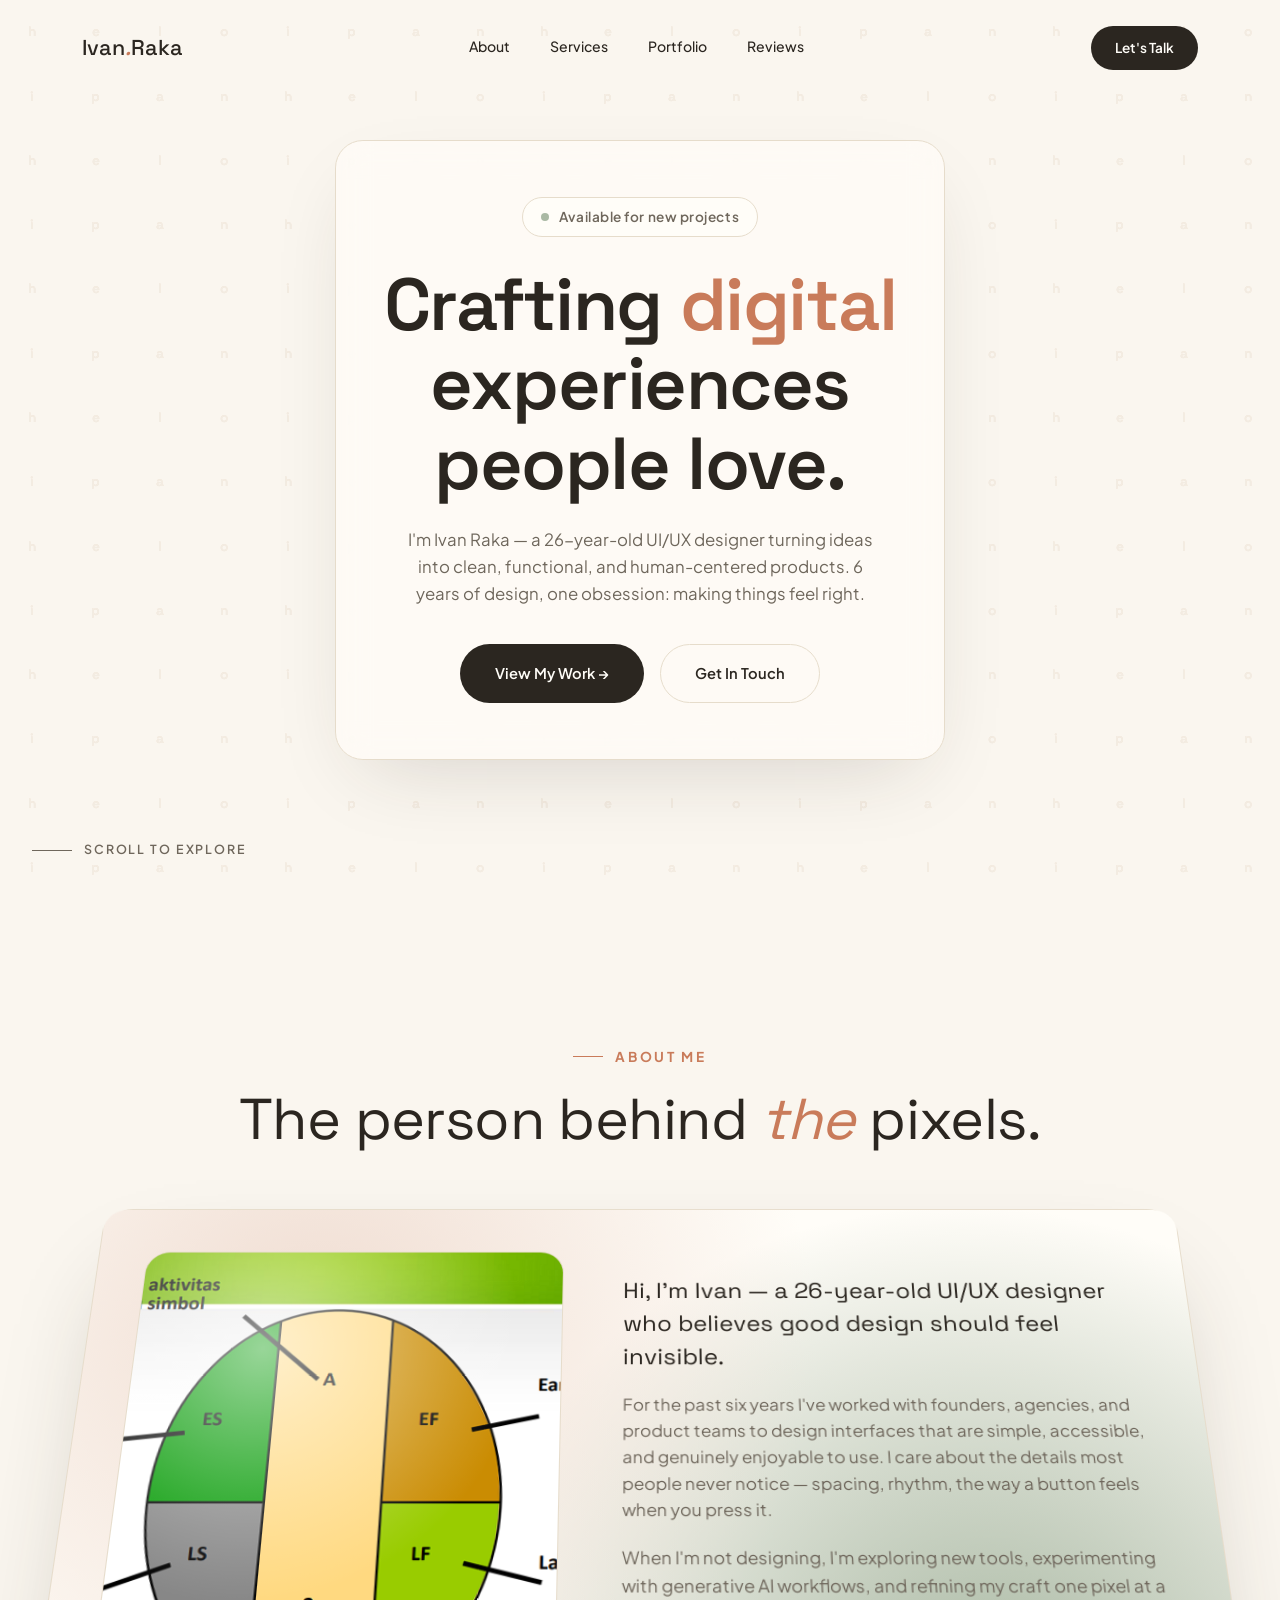
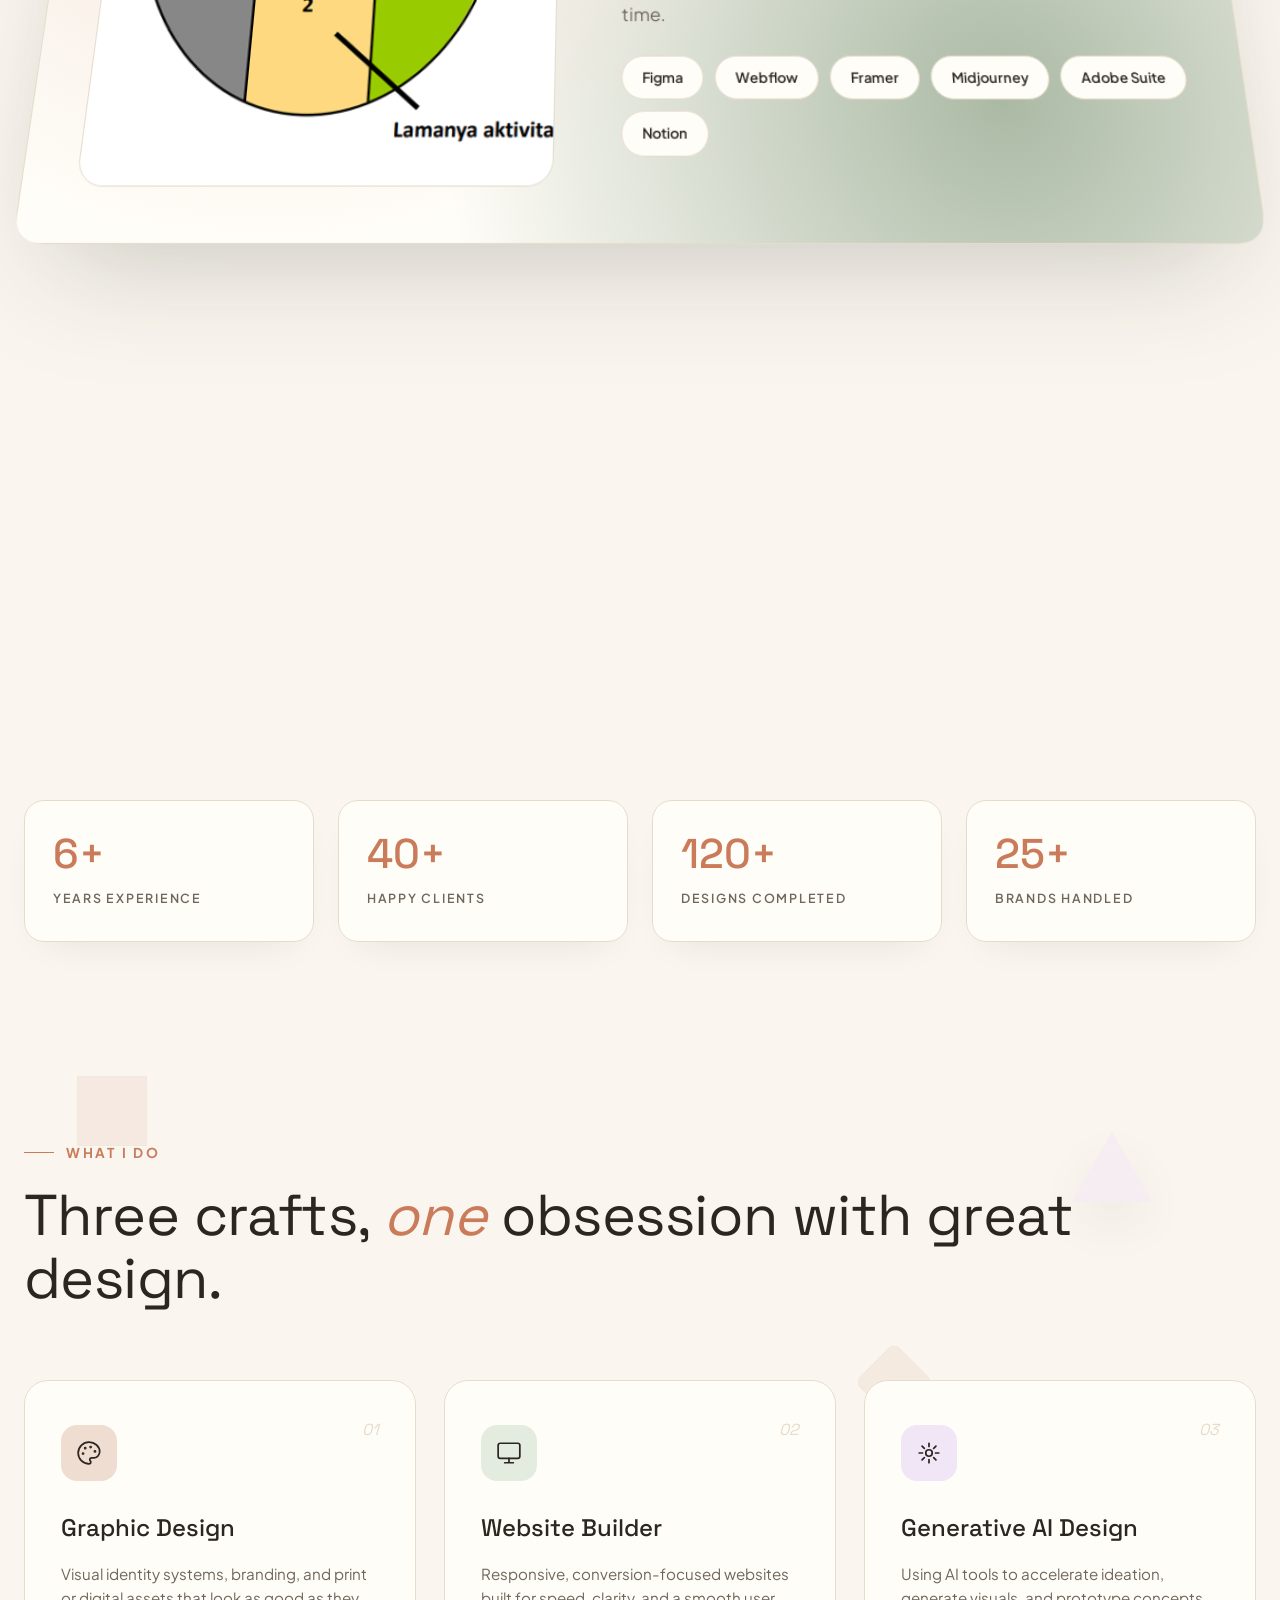
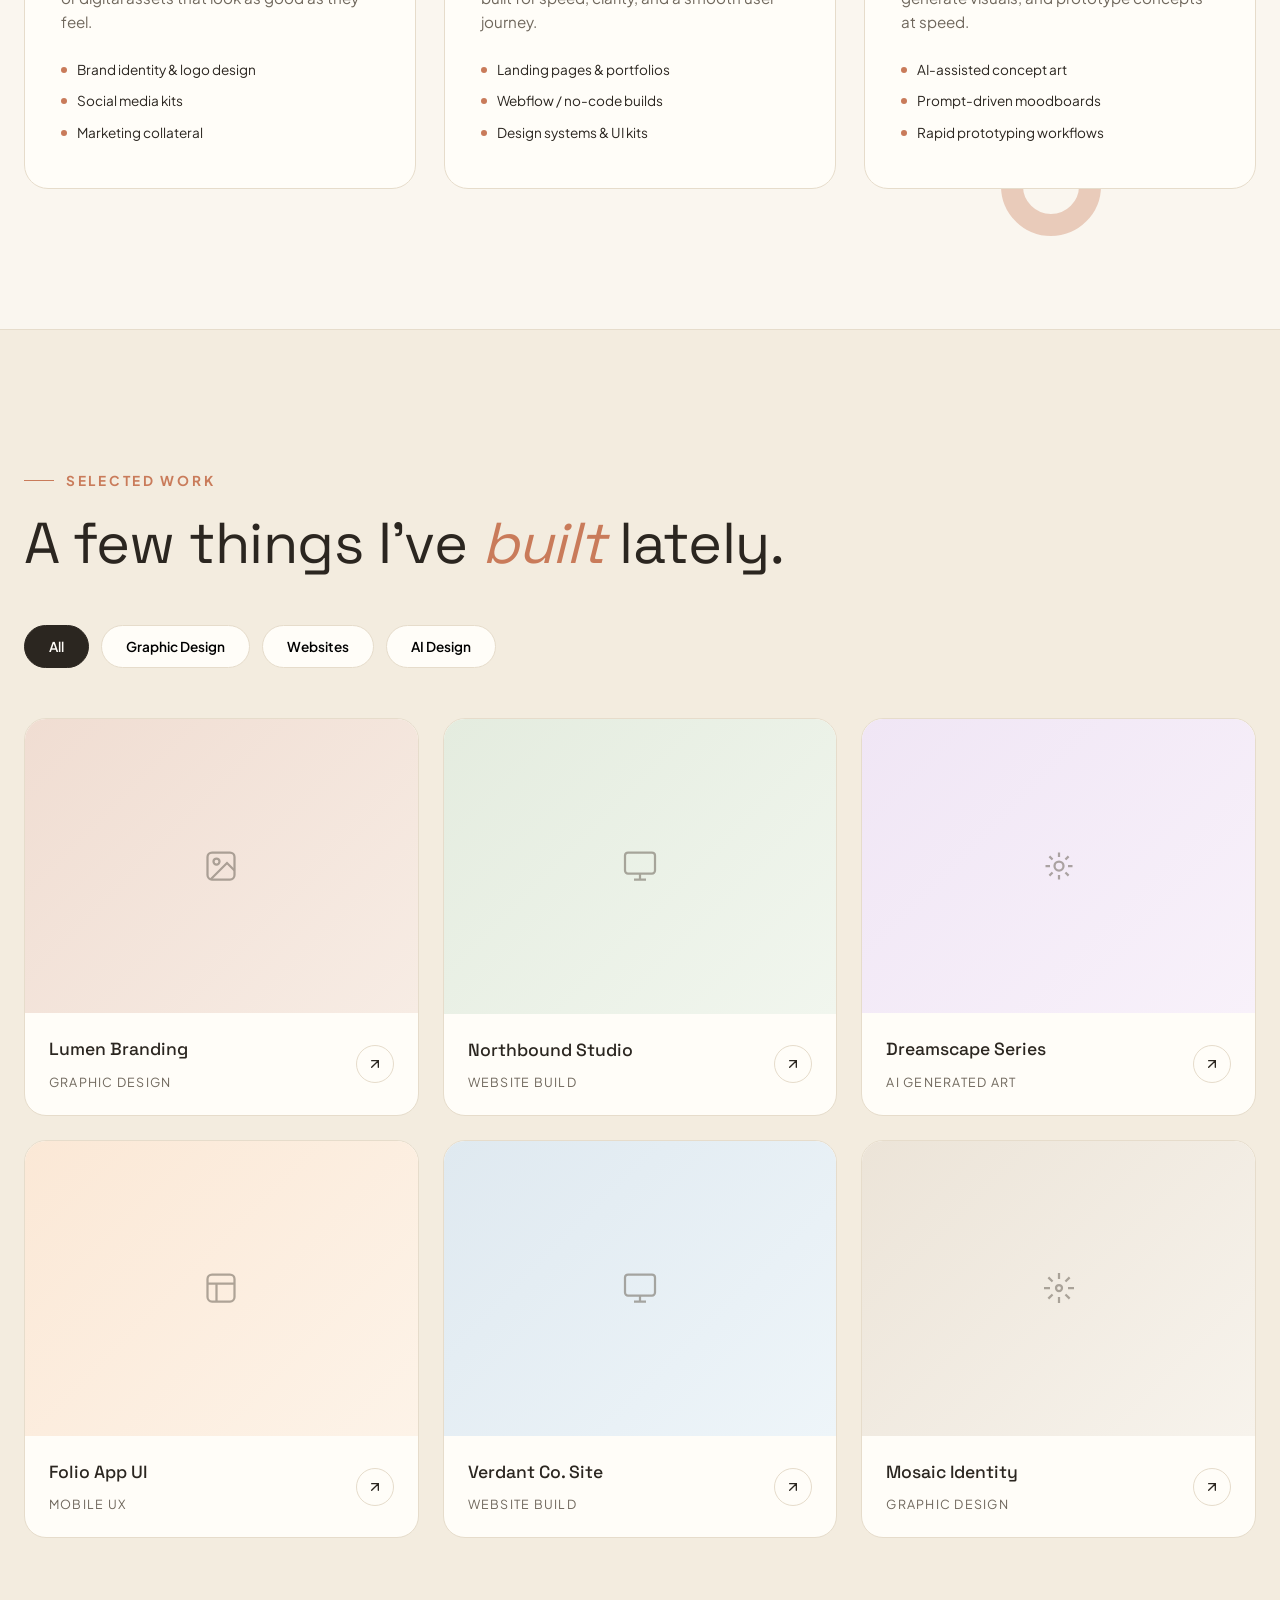
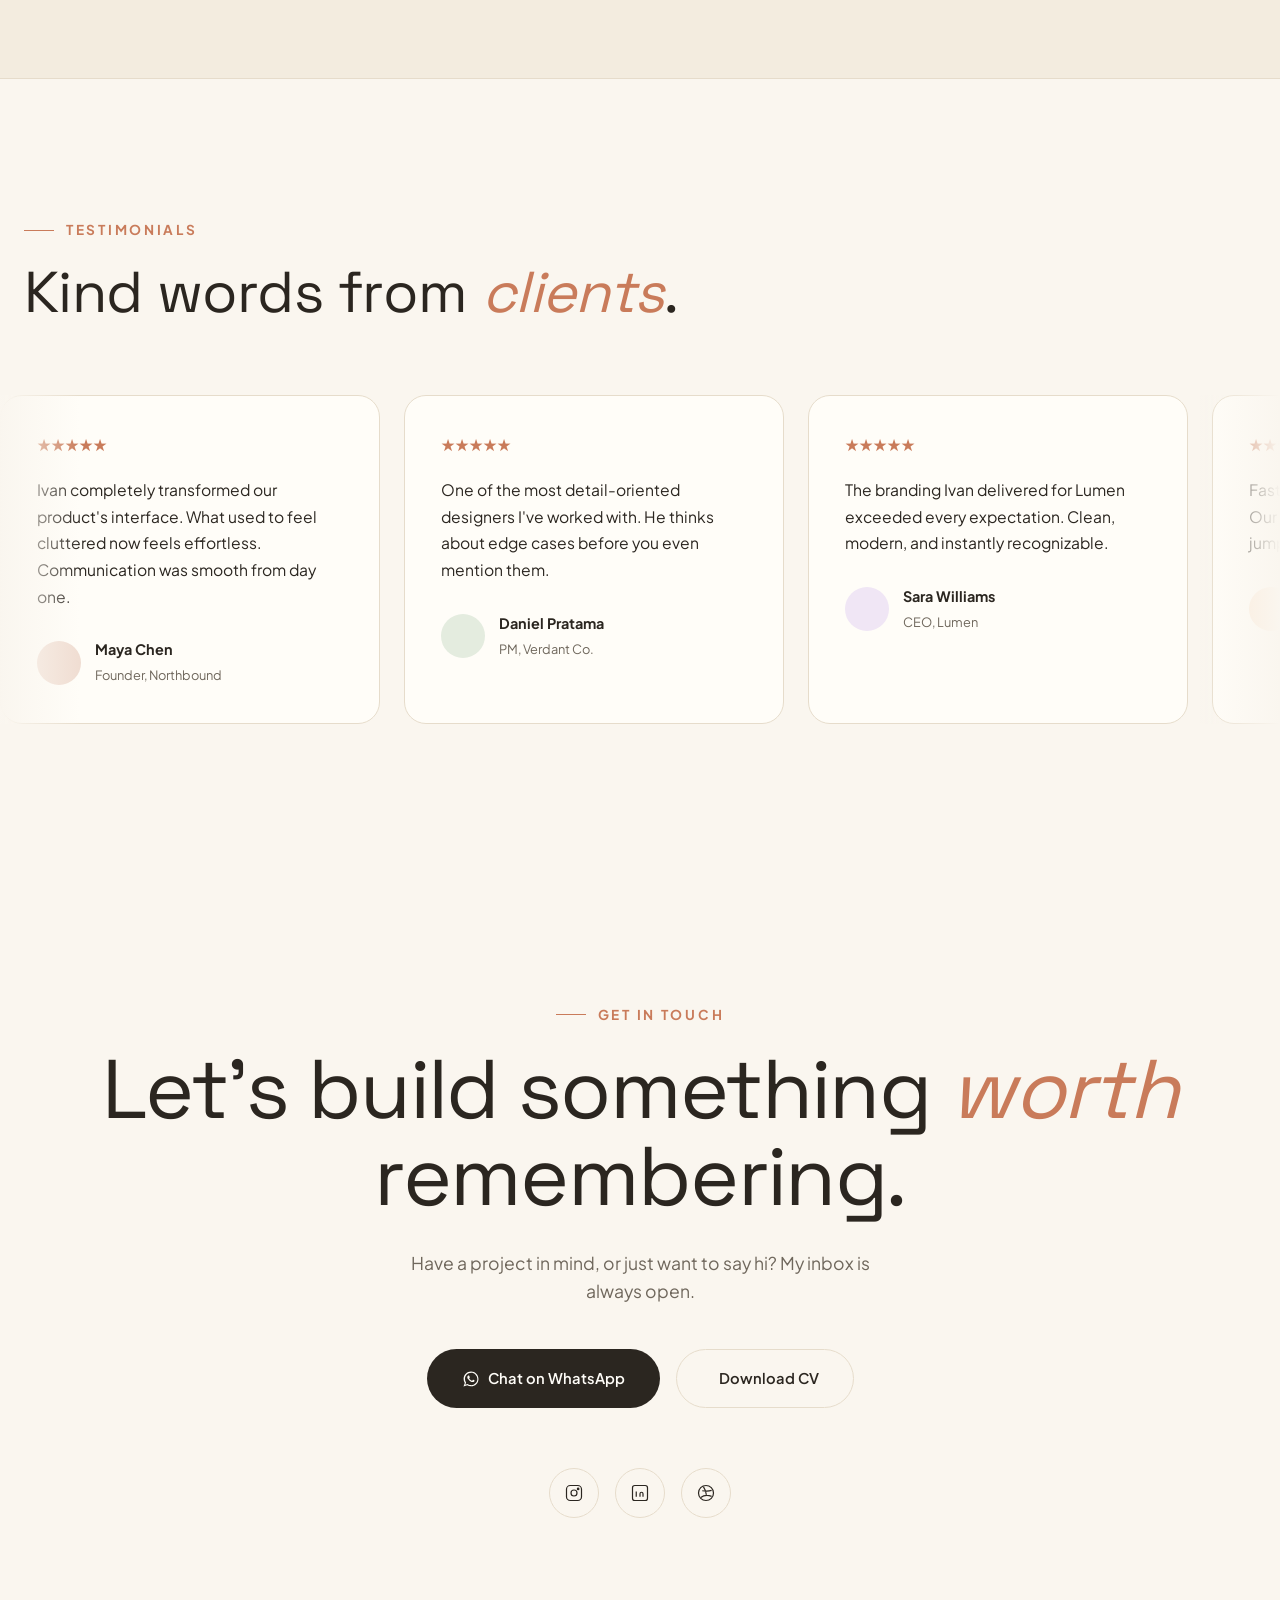
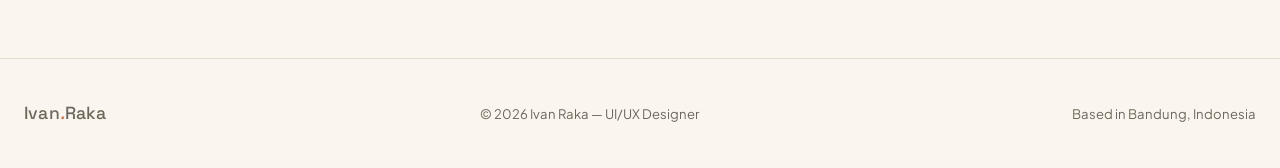
<file: index.html>
<!DOCTYPE html>
<html lang="en">
<head>
<meta charset="UTF-8">
<meta name="viewport" content="width=device-width, initial-scale=1.0">
<title>Ivan Raka — UI/UX Designer</title>
<link rel="preconnect" href="https://fonts.googleapis.com">
<link rel="preconnect" href="https://fonts.gstatic.com" crossorigin>
<link href="https://fonts.googleapis.com/css2?family=Space+Grotesk:wght@400;500;600;700&family=Plus+Jakarta+Sans:wght@300;400;500;600;700&display=swap" rel="stylesheet">
<link rel="stylesheet" href="assets/css/styleIndex.css">
</head>

<body>

<header id="header">
  <nav>
    <div class="logo">Ivan<span>.</span>Raka</div>
    <div class="nav-links">
      <a href="#about">About</a>
      <a href="#services">Services</a>
      <a href="#portfolio">Portfolio</a>
      <a href="#testimonials">Reviews</a>
    </div>
    <a href="#contact" class="nav-cta">Let's Talk</a>
  </nav>
</header>

<section class="hero">
  <div id="tiles"></div>
  <div class="hero-overlay reveal visible">
    <div class="hero-eyebrow"><span class="dot"></span> Available for new projects</div>
    <h1 class="hero-title">Crafting <em>digital</em><br>experiences<br>people love.</h1>
    <p class="hero-sub">I'm Ivan Raka — a 26-year-old UI/UX designer turning ideas into clean, functional, and human-centered products. 6 years of design, one obsession: making things feel right.</p>
    <div class="hero-cta">
      <a href="#portfolio" class="btn btn-primary">View My Work →</a>
      <a href="#contact" class="btn btn-outline">Get In Touch</a>
    </div>
  </div>
  <div class="scroll-cue">
    <span class="line"></span> Scroll to explore
  </div>
</section>

<section class="scroll-scale-section">
  <div class="scroll-scale-sticky">
    <div class="scroll-scale-title">
      <div class="section-kicker reveal visible" style="justify-content:center;">About Me</div>
      <h2 class="section-title reveal visible delay-1">The person behind <em>the</em> pixels.</h2>
    </div>
    <div class="scroll-scale-card" id="scrollScaleCard">
      <div class="ssc-inner about-grid">
        <div class="about-portrait reveal-scale">
          <img src="assets/images/test.png" alt="Ivan Raka" class="about-img">
        </div>
        <div class="about-text">
          <p class="reveal visible delay-1">Hi, I'm Ivan — a 26-year-old UI/UX designer who believes good design should feel invisible.</p>
          <p class="reveal visible delay-2">For the past six years I've worked with founders, agencies, and product teams to design interfaces that are simple, accessible, and genuinely enjoyable to use. I care about the details most people never notice — spacing, rhythm, the way a button feels when you press it.</p>
          <p class="reveal visible delay-3">When I'm not designing, I'm exploring new tools, experimenting with generative AI workflows, and refining my craft one pixel at a time.</p>
          <div class="about-tags reveal visible delay-4">
            <span>Figma</span>
            <span>Webflow</span>
            <span>Framer</span>
            <span>Midjourney</span>
            <span>Adobe Suite</span>
            <span>Notion</span>
          </div>
        </div>
      </div>
    </div>
  </div>
</section>

<section class="stats">
  <div class="wrap">
    <div class="stats-grid">
      <div class="stat-card reveal-scale">
        <div class="stat-num">6+</div>
        <div class="stat-label">Years Experience</div>
      </div>
      <div class="stat-card reveal-scale delay-1">
        <div class="stat-num">40+</div>
        <div class="stat-label">Happy Clients</div>
      </div>
      <div class="stat-card reveal-scale delay-2">
        <div class="stat-num">120+</div>
        <div class="stat-label">Designs Completed</div>
      </div>
      <div class="stat-card reveal-scale delay-3">
        <div class="stat-num">25+</div>
        <div class="stat-label">Brands Handled</div>
      </div>
    </div>
  </div>
</section>

<section id="services">
  <div class="services-bg">
    <div class="shape3d shape-cube">
      <div class="shape3d-inner">
        <div class="face front"></div>
        <div class="face back"></div>
        <div class="face right"></div>
        <div class="face left"></div>
        <div class="face top"></div>
        <div class="face bottom"></div>
      </div>
    </div>
    <div class="shape3d shape-sphere"><div class="shape3d-inner"></div></div>
    <div class="shape3d shape-pyramid"><div class="shape3d-inner"></div></div>
    <div class="shape3d shape-torus"><div class="shape3d-inner"></div></div>
    <div class="shape3d shape-square"><div class="shape3d-inner"></div></div>
    <div class="shape3d shape-diamond"><div class="shape3d-inner"></div></div>
  </div>
  <div class="wrap">
    <div class="section-kicker reveal visible">What I Do</div>
    <h2 class="section-title reveal visible delay-1">Three crafts, <em>one</em> obsession with great design.</h2>
    <div class="services-grid">
      <div class="service-card reveal-scale">
        <span class="service-num">01</span>
        <div class="service-icon">
          <svg viewBox="0 0 24 24" fill="none" stroke-width="1.6" stroke-linecap="round" stroke-linejoin="round"><circle cx="13.5" cy="6.5" r=".5" fill="currentColor"/><circle cx="17.5" cy="10.5" r=".5" fill="currentColor"/><circle cx="8.5" cy="7.5" r=".5" fill="currentColor"/><circle cx="6.5" cy="12.5" r=".5" fill="currentColor"/><path d="M12 2C6.5 2 2 6.5 2 12s4.5 10 10 10c.926 0 1.648-.746 1.648-1.672 0-.434-.18-.83-.475-1.125-.299-.3-.475-.694-.475-1.125a1.64 1.64 0 0 1 1.648-1.648h1.949c3.051 0 5.555-2.503 5.555-5.554C22 6.012 17.461 2 12 2z"/></svg>
        </div>
        <h3>Graphic Design</h3>
        <p>Visual identity systems, branding, and print or digital assets that look as good as they feel.</p>
        <ul class="service-list">
          <li>Brand identity & logo design</li>
          <li>Social media kits</li>
          <li>Marketing collateral</li>
        </ul>
      </div>
      <div class="service-card reveal-scale delay-1">
        <span class="service-num">02</span>
        <div class="service-icon">
          <svg viewBox="0 0 24 24" fill="none" stroke-width="1.6" stroke-linecap="round" stroke-linejoin="round"><rect x="2" y="3" width="20" height="14" rx="2"/><path d="M8 21h8M12 17v4"/></svg>
        </div>
        <h3>Website Builder</h3>
        <p>Responsive, conversion-focused websites built for speed, clarity, and a smooth user journey.</p>
        <ul class="service-list">
          <li>Landing pages & portfolios</li>
          <li>Webflow / no-code builds</li>
          <li>Design systems & UI kits</li>
        </ul>
      </div>
      <div class="service-card reveal-scale delay-2">
        <span class="service-num">03</span>
        <div class="service-icon">
          <svg viewBox="0 0 24 24" fill="none" stroke-width="1.6" stroke-linecap="round" stroke-linejoin="round"><path d="M12 3v3M12 18v3M3 12h3M18 12h3M5.6 5.6l2.1 2.1M16.3 16.3l2.1 2.1M5.6 18.4l2.1-2.1M16.3 7.7l2.1-2.1"/><circle cx="12" cy="12" r="3"/></svg>
        </div>
        <h3>Generative AI Design</h3>
        <p>Using AI tools to accelerate ideation, generate visuals, and prototype concepts at speed.</p>
        <ul class="service-list">
          <li>AI-assisted concept art</li>
          <li>Prompt-driven moodboards</li>
          <li>Rapid prototyping workflows</li>
        </ul>
      </div>
    </div>
  </div>
</section>

<section class="portfolio" id="portfolio">
  <div class="wrap">
    <div class="section-kicker reveal visible">Selected Work</div>
    <h2 class="section-title reveal visible delay-1">A few things I've <em>built</em> lately.</h2>
    
    <div class="portfolio-filter reveal visible delay-2">
      <button class="active" data-filter="all">All</button>
      <button data-filter="design">Graphic Design</button>
      <button data-filter="websites">Websites</button>
      <button data-filter="ai">AI Design</button>
    </div>
    
    <div class="portfolio-grid">
      <a href="lumen-branding.html" class="portfolio-item reveal-scale" data-category="design">
        <div class="portfolio-thumb">
          <svg class="ph-icon" viewBox="0 0 24 24" fill="none" stroke="currentColor" stroke-width="1.5"><rect x="3" y="3" width="18" height="18" rx="3"/><circle cx="9" cy="9" r="2"/><path d="M21 15l-5-5L5 21"/></svg>
        </div>
        <div class="portfolio-info">
          <div><h4>Lumen Branding</h4><span>Graphic Design</span></div>
          <div class="portfolio-arrow"><svg viewBox="0 0 24 24" fill="none" stroke-width="2" stroke-linecap="round"><path d="M7 17L17 7M7 7h10v10"/></svg></div>
        </div>
      </a>

      <div class="portfolio-item reveal-scale delay-1" data-category="websites">
        <div class="portfolio-thumb">
          <svg class="ph-icon" viewBox="0 0 24 24" fill="none" stroke="currentColor" stroke-width="1.5"><rect x="2" y="3" width="20" height="14" rx="2"/><path d="M8 21h8M12 17v4"/></svg>
        </div>
        <div class="portfolio-info">
          <div><h4>Northbound Studio</h4><span>Website Build</span></div>
          <div class="portfolio-arrow"><svg viewBox="0 0 24 24" fill="none" stroke-width="2" stroke-linecap="round"><path d="M7 17L17 7M7 7h10v10"/></svg></div>
        </div>
      </div>

      <div class="portfolio-item reveal-scale delay-2" data-category="ai">
        <div class="portfolio-thumb">
          <svg class="ph-icon" viewBox="0 0 24 24" fill="none" stroke="currentColor" stroke-width="1.5"><path d="M12 3v3M12 18v3M3 12h3M18 12h3M5.6 5.6l2.1 2.1M16.3 16.3l2.1 2.1M5.6 18.4l2.1-2.1M16.3 7.7l2.1-2.1"/><circle cx="12" cy="12" r="3"/></svg>
        </div>
        <div class="portfolio-info">
          <div><h4>Dreamscape Series</h4><span>AI Generated Art</span></div>
          <div class="portfolio-arrow"><svg viewBox="0 0 24 24" fill="none" stroke-width="2" stroke-linecap="round"><path d="M7 17L17 7M7 7h10v10"/></svg></div>
        </div>
      </div>

      <div class="portfolio-item reveal-scale" data-category="websites">
        <div class="portfolio-thumb">
          <svg class="ph-icon" viewBox="0 0 24 24" fill="none" stroke="currentColor" stroke-width="1.5"><rect x="3" y="3" width="18" height="18" rx="3"/><path d="M3 9h18M9 21V9"/></svg>
        </div>
        <div class="portfolio-info">
          <div><h4>Folio App UI</h4><span>Mobile UX</span></div>
          <div class="portfolio-arrow"><svg viewBox="0 0 24 24" fill="none" stroke-width="2" stroke-linecap="round"><path d="M7 17L17 7M7 7h10v10"/></svg></div>
        </div>
      </div>

      <div class="portfolio-item reveal-scale delay-1" data-category="websites">
        <div class="portfolio-thumb">
          <svg class="ph-icon" viewBox="0 0 24 24" fill="none" stroke="currentColor" stroke-width="1.5"><rect x="2" y="3" width="20" height="14" rx="2"/><path d="M8 21h8M12 17v4"/></svg>
        </div>
        <div class="portfolio-info">
          <div><h4>Verdant Co. Site</h4><span>Website Build</span></div>
          <div class="portfolio-arrow"><svg viewBox="0 0 24 24" fill="none" stroke-width="2" stroke-linecap="round"><path d="M7 17L17 7M7 7h10v10"/></svg></div>
        </div>
      </div>

      <div class="portfolio-item reveal-scale delay-2" data-category="design">
        <div class="portfolio-thumb">
          <svg class="ph-icon" viewBox="0 0 24 24" fill="none" stroke="currentColor" stroke-width="1.5"><circle cx="12" cy="12" r="2"/><path d="M12 2v4M12 18v4M2 12h4M18 12h4M4.9 4.9l2.8 2.8M16.3 16.3l2.8 2.8M4.9 19.1l2.8-2.8M16.3 7.7l2.8-2.8"/></svg>
        </div>
        <div class="portfolio-info">
          <div><h4>Mosaic Identity</h4><span>Graphic Design</span></div>
          <div class="portfolio-arrow"><svg viewBox="0 0 24 24" fill="none" stroke-width="2" stroke-linecap="round"><path d="M7 17L17 7M7 7h10v10"/></svg></div>
        </div>
      </div>
    </div>
  </div>
</section>

<section id="testimonials">
  <div class="wrap">
    <div class="section-kicker reveal visible">Testimonials</div>
    <h2 class="section-title reveal visible delay-1">Kind words from <em>clients</em>.</h2>
  </div>
  <div class="testimonials-track-wrap">
    <div class="testimonials-track">
      <div class="testimonial-card">
        <div class="testimonial-stars">★★★★★</div>
        <p>Ivan completely transformed our product's interface. What used to feel cluttered now feels effortless. Communication was smooth from day one.</p>
        <div class="testimonial-author">
          <div class="testimonial-avatar"></div>
          <div><strong>Maya Chen</strong><span>Founder, Northbound</span></div>
        </div>
      </div>
      <div class="testimonial-card">
        <div class="testimonial-stars">★★★★★</div>
        <p>One of the most detail-oriented designers I've worked with. He thinks about edge cases before you even mention them.</p>
        <div class="testimonial-author">
          <div class="testimonial-avatar"></div>
          <div><strong>Daniel Pratama</strong><span>PM, Verdant Co.</span></div>
        </div>
      </div>
      <div class="testimonial-card">
        <div class="testimonial-stars">★★★★★</div>
        <p>The branding Ivan delivered for Lumen exceeded every expectation. Clean, modern, and instantly recognizable.</p>
        <div class="testimonial-author">
          <div class="testimonial-avatar"></div>
          <div><strong>Sara Williams</strong><span>CEO, Lumen</span></div>
        </div>
      </div>
      <div class="testimonial-card">
        <div class="testimonial-stars">★★★★★</div>
        <p>Fast, reliable, and genuinely talented. Our app's redesign led to a noticeable jump in user retention.</p>
        <div class="testimonial-author">
          <div class="testimonial-avatar"></div>
          <div><strong>Reza Maulana</strong><span>CTO, Folio App</span></div>
        </div>
      </div>
      <!-- duplicate for seamless loop -->
      <div class="testimonial-card">
        <div class="testimonial-stars">★★★★★</div>
        <p>Ivan completely transformed our product's interface. What used to feel cluttered now feels effortless. Communication was smooth from day one.</p>
        <div class="testimonial-author">
          <div class="testimonial-avatar"></div>
          <div><strong>Maya Chen</strong><span>Founder, Northbound</span></div>
        </div>
      </div>
      <div class="testimonial-card">
        <div class="testimonial-stars">★★★★★</div>
        <p>One of the most detail-oriented designers I've worked with. He thinks about edge cases before you even mention them.</p>
        <div class="testimonial-author">
          <div class="testimonial-avatar"></div>
          <div><strong>Daniel Pratama</strong><span>PM, Verdant Co.</span></div>
        </div>
      </div>
      <div class="testimonial-card">
        <div class="testimonial-stars">★★★★★</div>
        <p>The branding Ivan delivered for Lumen exceeded every expectation. Clean, modern, and instantly recognizable.</p>
        <div class="testimonial-author">
          <div class="testimonial-avatar"></div>
          <div><strong>Sara Williams</strong><span>CEO, Lumen</span></div>
        </div>
      </div>
      <div class="testimonial-card">
        <div class="testimonial-stars">★★★★★</div>
        <p>Fast, reliable, and genuinely talented. Our app's redesign led to a noticeable jump in user retention.</p>
        <div class="testimonial-author">
          <div class="testimonial-avatar"></div>
          <div><strong>Reza Maulana</strong><span>CTO, Folio App</span></div>
        </div>
      </div>
    </div>
  </div>
</section>

<section class="contact" id="contact">
  <div class="wrap">
    <div class="section-kicker reveal visible" style="justify-content:center;">Get In Touch</div>
    <h2 class="contact-title reveal visible delay-1">Let's build something <em>worth</em> remembering.</h2>
    <p class="lead reveal visible delay-2">Have a project in mind, or just want to say hi? My inbox is always open.</p>
    <div class="contact-cta reveal visible delay-3">
      <a href="https://wa.me/628956805584" target="_blank" rel="noopener" class="btn btn-primary">
        <svg viewBox="0 0 24 24" fill="currentColor" width="18" height="18"><path d="M12.04 2C6.58 2 2.13 6.45 2.13 11.91c0 1.94.56 3.76 1.6 5.3L2 22l4.93-1.62a9.9 9.9 0 0 0 5.11 1.4h.01c5.46 0 9.91-4.45 9.91-9.91 0-5.46-4.44-9.87-9.92-9.87zm0 18.06h-.01a8.2 8.2 0 0 1-4.18-1.15l-.3-.18-3.1 1.02 1.03-3.02-.2-.31a8.18 8.18 0 0 1-1.26-4.4c0-4.53 3.69-8.21 8.23-8.21 2.2 0 4.27.86 5.82 2.41a8.16 8.16 0 0 1 2.41 5.81c0 4.54-3.7 8.22-8.24 8.22zm4.5-6.16c-.25-.12-1.45-.71-1.67-.8-.22-.08-.39-.12-.55.13-.16.24-.63.79-.78.95-.14.16-.29.18-.54.06-1.46-.73-2.42-1.3-3.38-2.96-.26-.44.26-.41.74-1.36.08-.16.04-.3-.04-.42-.08-.12-.55-1.32-.75-1.81-.2-.48-.4-.42-.55-.42-.14-.01-.3-.01-.46-.01-.16 0-.42.06-.64.3-.22.24-.84.82-.84 2 0 1.18.86 2.32.98 2.48.12.16 1.66 2.54 4.02 3.46 1.99.78 2.4.63 2.83.59.43-.04 1.42-.58 1.62-1.14.2-.56.2-1.04.14-1.14-.06-.1-.22-.16-.47-.28z"/></svg>
        Chat on WhatsApp
      </a>
      <a href="/mnt/user-data/outputs/Ivan-Raka-CV.pdf" download class="btn btn-outline">
        <svg viewBox="0 0 24 24" fill="none" stroke-width="2" stroke-linecap="round" stroke-linejoin="round"><path d="M12 3v12m0 0l-4-4m4 4l4-4M4 19h16"/></svg>
        Download CV
      </a>
    </div>
    <div class="contact-socials reveal visible delay-4">
      <a href="#" aria-label="Instagram"><svg viewBox="0 0 24 24" fill="none" stroke-width="1.6"><rect x="2" y="2" width="20" height="20" rx="5"/><circle cx="12" cy="12" r="4"/><circle cx="17.5" cy="6.5" r="1" fill="currentColor"/></svg></a>
      <a href="#" aria-label="LinkedIn"><svg viewBox="0 0 24 24" fill="none" stroke-width="1.6"><rect x="2" y="2" width="20" height="20" rx="3"/><path d="M7 10v7M7 7v.01M12 17v-4a2 2 0 0 1 4 0v4M12 13v4"/></svg></a>
      <a href="#" aria-label="Dribbble"><svg viewBox="0 0 24 24" fill="none" stroke-width="1.6"><circle cx="12" cy="12" r="10"/><path d="M8.5 3.5c2 3 3.5 6.5 4 11M19.5 8.5c-3 1-7 1.5-12.5.5M5 18c4-3 9-3.5 14.5-1.5"/></svg></a>
    </div>
  </div>
</section>

<footer>
  <div class="wrap footer-grid">
    <div class="logo">Ivan<span style="font-style:italic;color:var(--accent);">.</span>Raka</div>
    <div>© 2026 Ivan Raka — UI/UX Designer</div>
    <div>Based in Bandung, Indonesia</div>
  </div>
</footer>

<script src="assets/js/scriptIndex.js"></script>

</body>
</html>
</file>
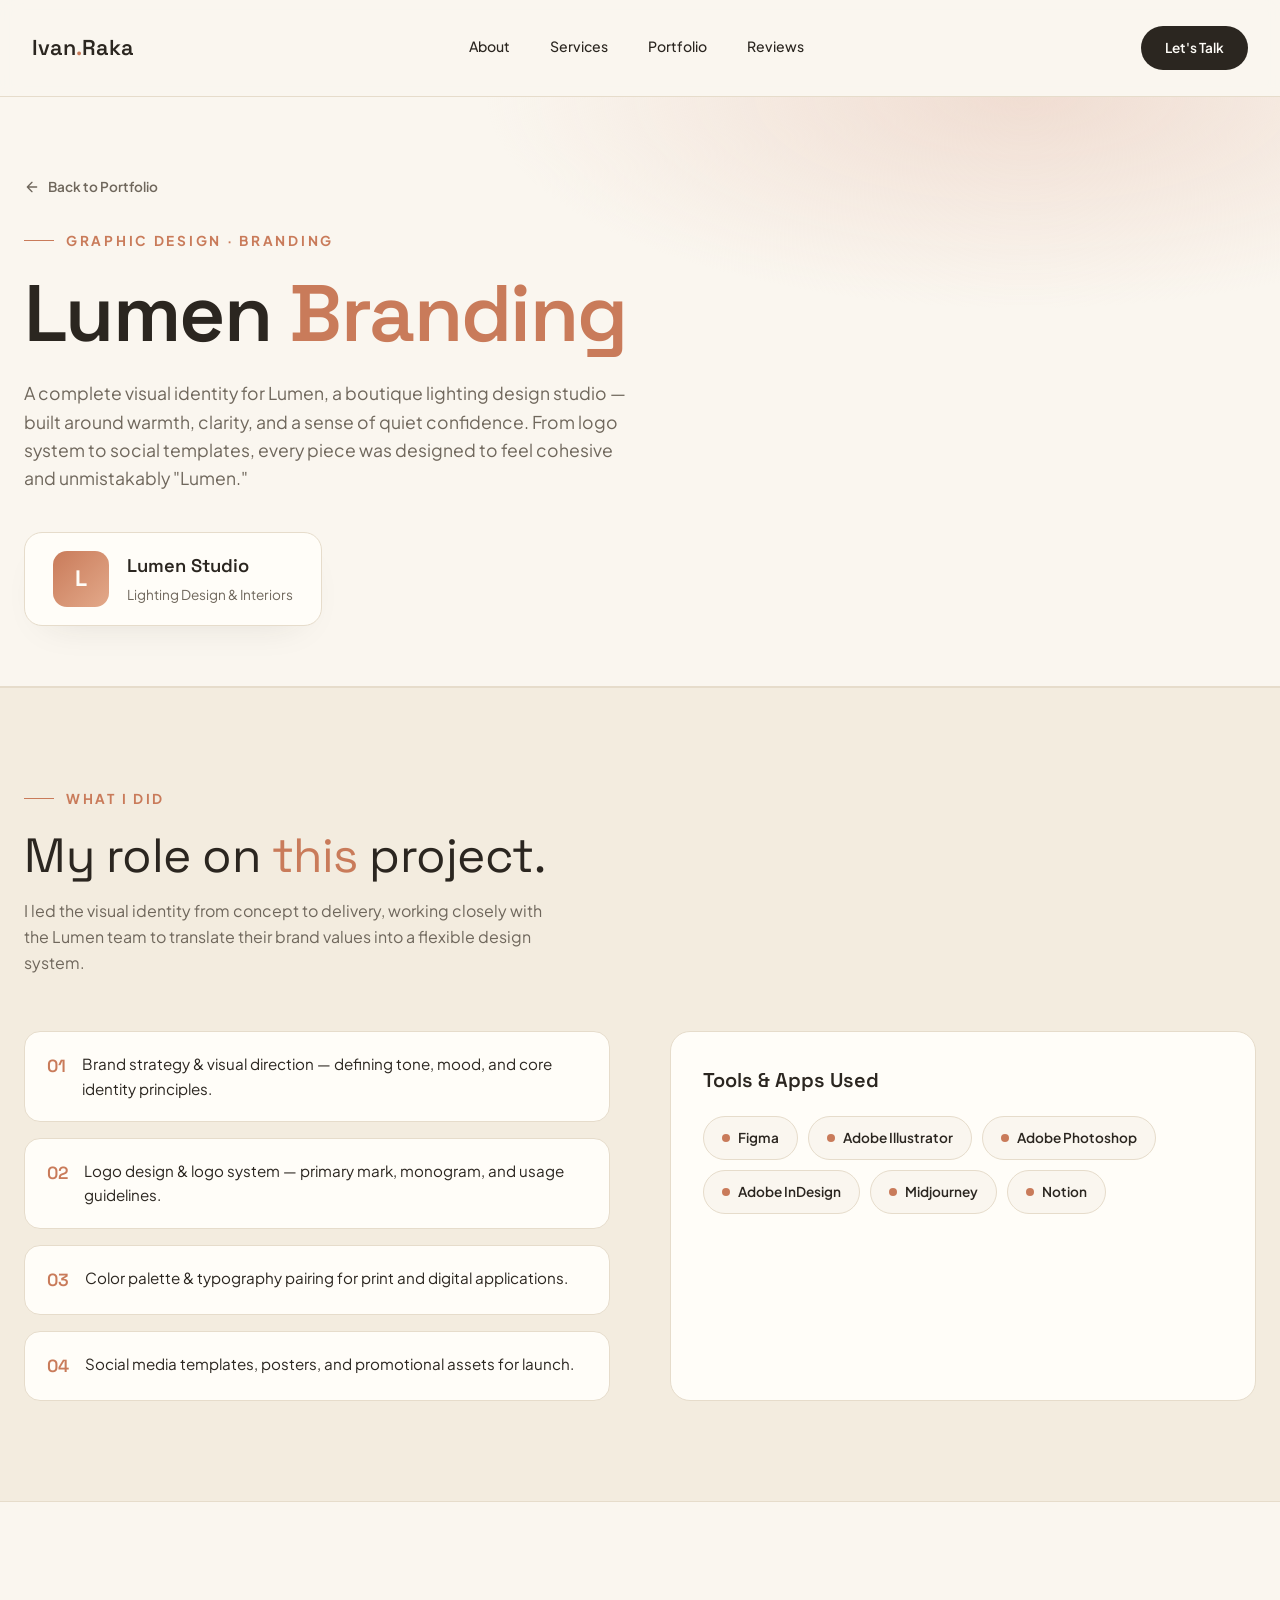
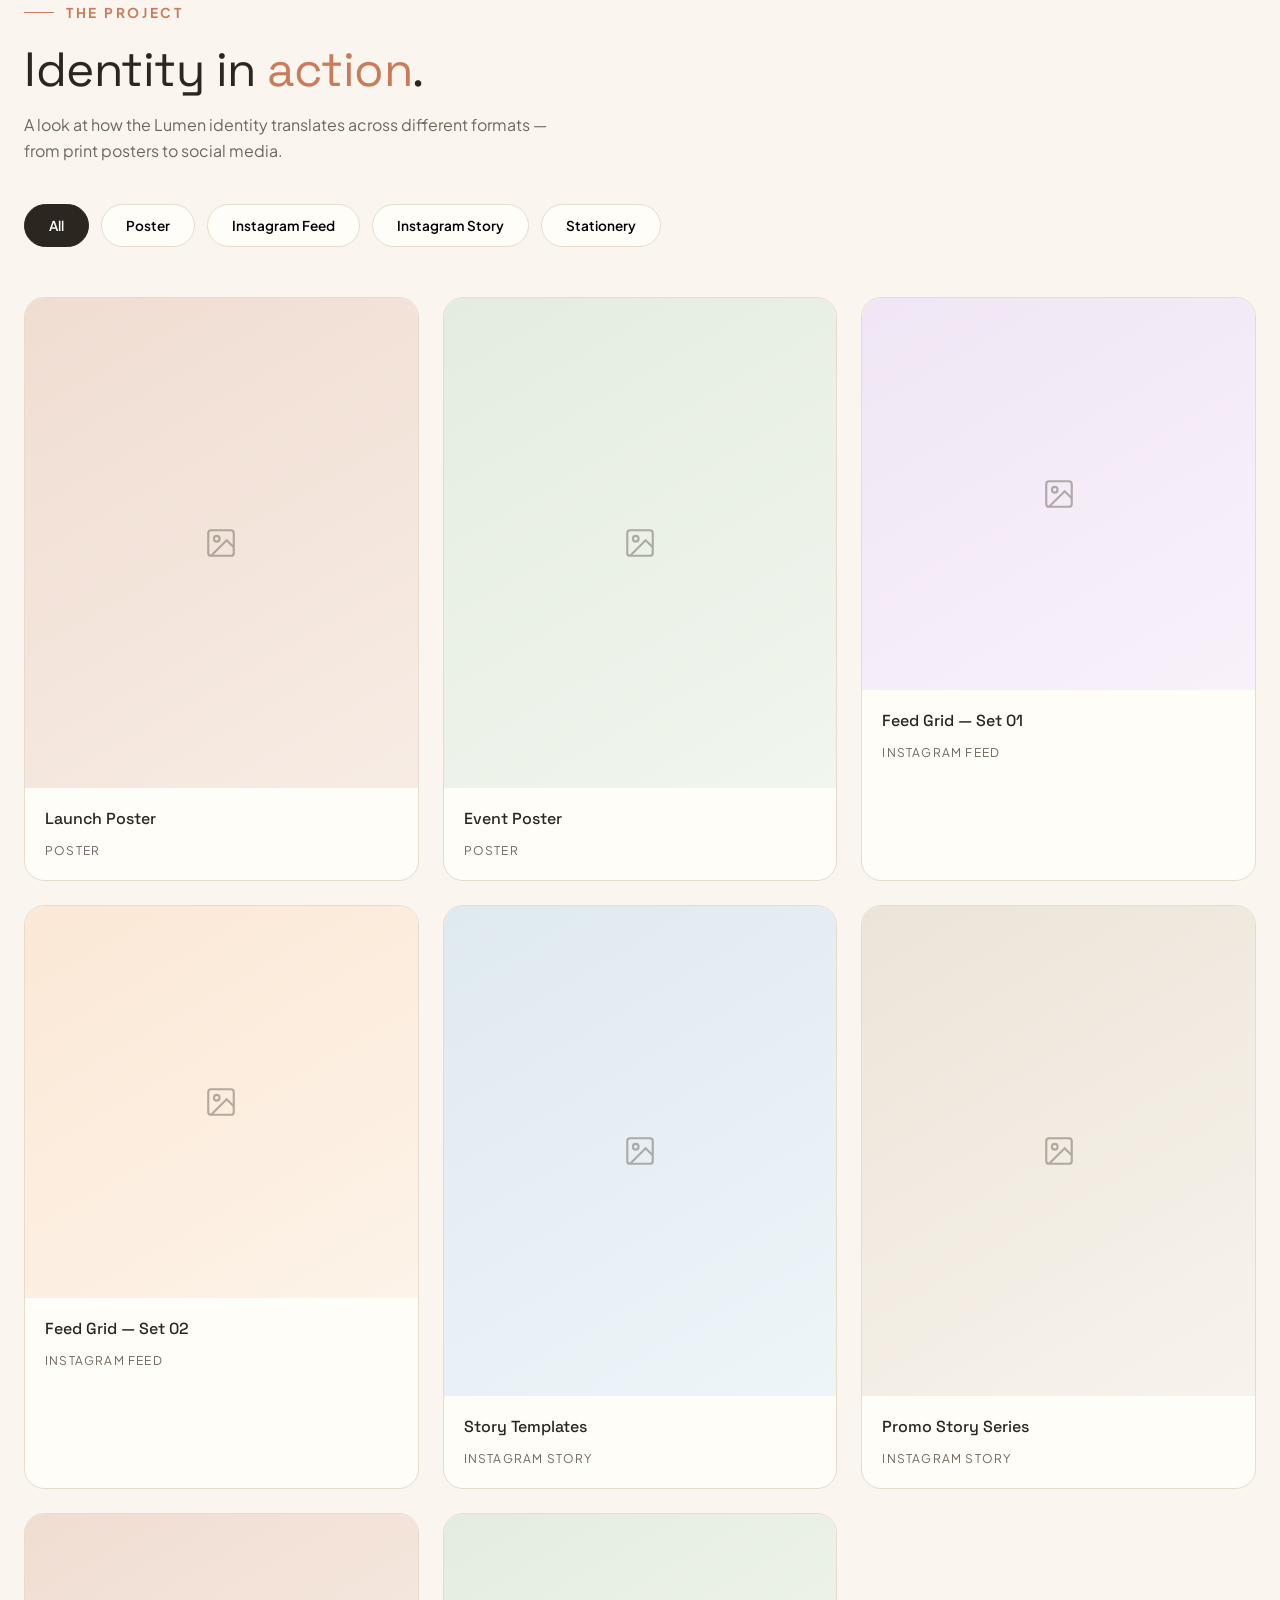
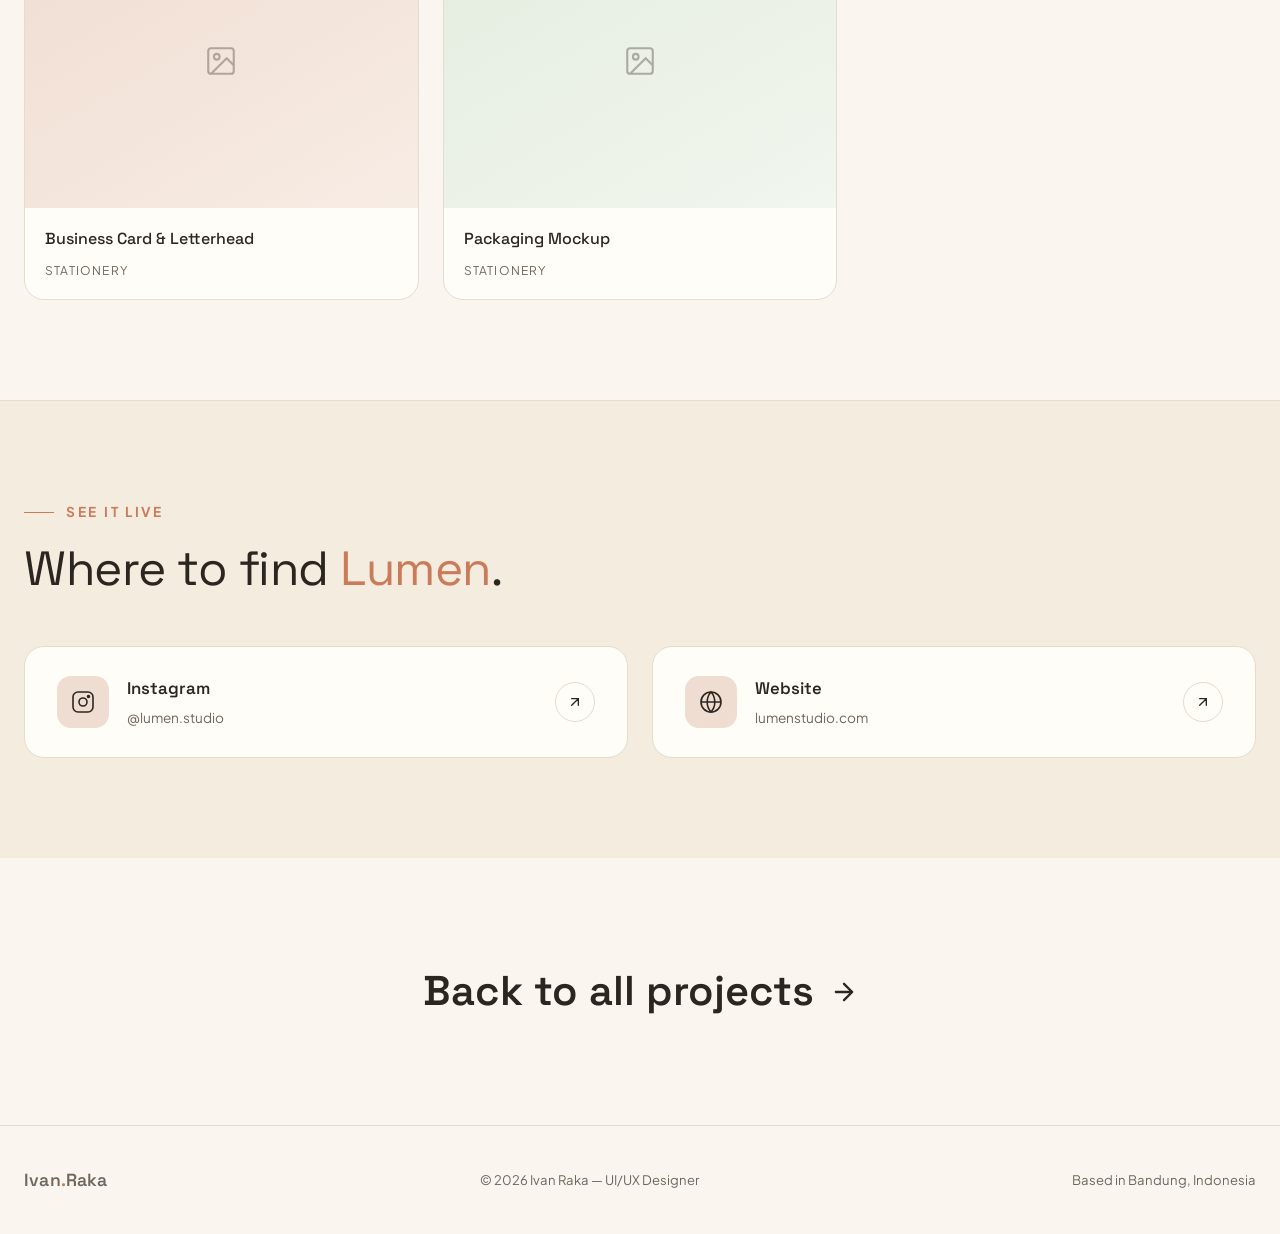
<file: lumen-branding.html>
<!DOCTYPE html>
<html lang="en">
<head>
<meta charset="UTF-8">
<meta name="viewport" content="width=device-width, initial-scale=1.0">
<title>Lumen Branding — Ivan Raka</title>
<link rel="preconnect" href="https://fonts.googleapis.com">
<link rel="preconnect" href="https://fonts.gstatic.com" crossorigin>
<link href="https://fonts.googleapis.com/css2?family=Space+Grotesk:wght@400;500;600;700&family=Plus+Jakarta+Sans:wght@300;400;500;600;700&display=swap" rel="stylesheet">
<link rel="stylesheet" href="assets/css/styleDetail.css">
</head>

<body>

<header id="header">
  <nav>
    <div class="logo">Ivan<span>.</span>Raka</div>
    <div class="nav-links">
      <a href="index.html#about">About</a>
      <a href="index.html#services">Services</a>
      <a href="index.html#portfolio">Portfolio</a>
      <a href="index.html#testimonials">Reviews</a>
    </div>
    <a href="index.html#contact" class="nav-cta">Let's Talk</a>
  </nav>
</header>

<section class="project-hero">
  <div class="wrap">
    <a href="index.html#portfolio" class="back-link reveal visible">
      <svg viewBox="0 0 24 24" fill="none" stroke="currentColor" stroke-width="2" stroke-linecap="round" stroke-linejoin="round"><path d="M19 12H5M12 19l-7-7 7-7"/></svg>
      Back to Portfolio
    </a>
    <div class="project-meta-tag reveal visible delay-1">Graphic Design &middot; Branding</div>
    <h1 class="project-title reveal visible delay-2">Lumen <em>Branding</em></h1>
    <p class="project-lead reveal visible delay-3">A complete visual identity for Lumen, a boutique lighting design studio — built around warmth, clarity, and a sense of quiet confidence. From logo system to social templates, every piece was designed to feel cohesive and unmistakably "Lumen."</p>
    <div class="brand-card reveal visible delay-4">
      <div class="brand-mark">L</div>
      <div class="brand-card-text">
        <strong>Lumen Studio</strong>
        <span>Lighting Design &amp; Interiors</span>
      </div>
    </div>
  </div>
</section>

<section class="role-section">
  <div class="wrap">
    <div class="section-kicker reveal visible">What I Did</div>
    <h2 class="section-title reveal visible delay-1">My role on <em>this</em> project.</h2>
    <p class="section-desc reveal visible delay-2">I led the visual identity from concept to delivery, working closely with the Lumen team to translate their brand values into a flexible design system.</p>
    <div class="role-grid">
      <div class="role-list">
        <div class="role-item reveal-scale">
          <span class="num">01</span>
          <p>Brand strategy &amp; visual direction — defining tone, mood, and core identity principles.</p>
        </div>
        <div class="role-item reveal-scale delay-1">
          <span class="num">02</span>
          <p>Logo design &amp; logo system — primary mark, monogram, and usage guidelines.</p>
        </div>
        <div class="role-item reveal-scale delay-2">
          <span class="num">03</span>
          <p>Color palette &amp; typography pairing for print and digital applications.</p>
        </div>
        <div class="role-item reveal-scale delay-3">
          <span class="num">04</span>
          <p>Social media templates, posters, and promotional assets for launch.</p>
        </div>
      </div>
      <div class="tools-card reveal-scale delay-1">
        <h3>Tools &amp; Apps Used</h3>
        <div class="tools-grid">
          <span class="tool-chip"><span class="dot"></span>Figma</span>
          <span class="tool-chip"><span class="dot"></span>Adobe Illustrator</span>
          <span class="tool-chip"><span class="dot"></span>Adobe Photoshop</span>
          <span class="tool-chip"><span class="dot"></span>Adobe InDesign</span>
          <span class="tool-chip"><span class="dot"></span>Midjourney</span>
          <span class="tool-chip"><span class="dot"></span>Notion</span>
        </div>
      </div>
    </div>
  </div>
</section>

<section id="gallery">
  <div class="wrap">
    <div class="section-kicker reveal visible">The Project</div>
    <h2 class="section-title reveal visible delay-1">Identity in <em>action</em>.</h2>
    <p class="section-desc reveal visible delay-2">A look at how the Lumen identity translates across different formats — from print posters to social media.</p>
    <div class="deliv-filter reveal visible delay-3">
      <button class="active" data-filter="all">All</button>
      <button data-filter="poster">Poster</button>
      <button data-filter="feed">Instagram Feed</button>
      <button data-filter="story">Instagram Story</button>
      <button data-filter="stationery">Stationery</button>
    </div>
    <div class="deliv-grid">
      <div class="deliv-item reveal-scale" data-category="poster">
        <div class="deliv-thumb">
          <svg class="ph-icon" viewBox="0 0 24 24" fill="none" stroke="currentColor" stroke-width="1.5"><rect x="3" y="3" width="18" height="18" rx="2"/><circle cx="9" cy="9" r="2"/><path d="M21 15l-5-5L5 21"/></svg>
        </div>
        <div class="deliv-info">
          <h4>Launch Poster</h4>
          <span>Poster</span>
        </div>
      </div>
      <div class="deliv-item reveal-scale delay-1" data-category="poster">
        <div class="deliv-thumb">
          <svg class="ph-icon" viewBox="0 0 24 24" fill="none" stroke="currentColor" stroke-width="1.5"><rect x="3" y="3" width="18" height="18" rx="2"/><circle cx="9" cy="9" r="2"/><path d="M21 15l-5-5L5 21"/></svg>
        </div>
        <div class="deliv-info">
          <h4>Event Poster</h4>
          <span>Poster</span>
        </div>
      </div>
      <div class="deliv-item reveal-scale delay-2" data-category="feed">
        <div class="deliv-thumb square">
          <svg class="ph-icon" viewBox="0 0 24 24" fill="none" stroke="currentColor" stroke-width="1.5"><rect x="3" y="3" width="18" height="18" rx="2"/><circle cx="9" cy="9" r="2"/><path d="M21 15l-5-5L5 21"/></svg>
        </div>
        <div class="deliv-info">
          <h4>Feed Grid — Set 01</h4>
          <span>Instagram Feed</span>
        </div>
      </div>
      <div class="deliv-item reveal-scale" data-category="feed">
        <div class="deliv-thumb square">
          <svg class="ph-icon" viewBox="0 0 24 24" fill="none" stroke="currentColor" stroke-width="1.5"><rect x="3" y="3" width="18" height="18" rx="2"/><circle cx="9" cy="9" r="2"/><path d="M21 15l-5-5L5 21"/></svg>
        </div>
        <div class="deliv-info">
          <h4>Feed Grid — Set 02</h4>
          <span>Instagram Feed</span>
        </div>
      </div>
      <div class="deliv-item reveal-scale delay-1" data-category="story">
        <div class="deliv-thumb">
          <svg class="ph-icon" viewBox="0 0 24 24" fill="none" stroke="currentColor" stroke-width="1.5"><rect x="3" y="3" width="18" height="18" rx="2"/><circle cx="9" cy="9" r="2"/><path d="M21 15l-5-5L5 21"/></svg>
        </div>
        <div class="deliv-info">
          <h4>Story Templates</h4>
          <span>Instagram Story</span>
        </div>
      </div>
      <div class="deliv-item reveal-scale delay-2" data-category="story">
        <div class="deliv-thumb">
          <svg class="ph-icon" viewBox="0 0 24 24" fill="none" stroke="currentColor" stroke-width="1.5"><rect x="3" y="3" width="18" height="18" rx="2"/><circle cx="9" cy="9" r="2"/><path d="M21 15l-5-5L5 21"/></svg>
        </div>
        <div class="deliv-info">
          <h4>Promo Story Series</h4>
          <span>Instagram Story</span>
        </div>
      </div>
      <div class="deliv-item reveal-scale" data-category="stationery">
        <div class="deliv-thumb wide">
          <svg class="ph-icon" viewBox="0 0 24 24" fill="none" stroke="currentColor" stroke-width="1.5"><rect x="3" y="3" width="18" height="18" rx="2"/><circle cx="9" cy="9" r="2"/><path d="M21 15l-5-5L5 21"/></svg>
        </div>
        <div class="deliv-info">
          <h4>Business Card &amp; Letterhead</h4>
          <span>Stationery</span>
        </div>
      </div>
      <div class="deliv-item reveal-scale delay-1" data-category="stationery">
        <div class="deliv-thumb wide">
          <svg class="ph-icon" viewBox="0 0 24 24" fill="none" stroke="currentColor" stroke-width="1.5"><rect x="3" y="3" width="18" height="18" rx="2"/><circle cx="9" cy="9" r="2"/><path d="M21 15l-5-5L5 21"/></svg>
        </div>
        <div class="deliv-info">
          <h4>Packaging Mockup</h4>
          <span>Stationery</span>
        </div>
      </div>
    </div>
  </div>
</section>

<section class="links-section">
  <div class="wrap">
    <div class="section-kicker reveal visible">See It Live</div>
    <h2 class="section-title reveal visible delay-1">Where to find <em>Lumen</em>.</h2>
    <div class="links-grid">
      <a href="https://instagram.com" target="_blank" rel="noopener" class="link-card reveal-scale delay-1">
        <div class="link-card-left">
          <div class="link-icon">
            <svg viewBox="0 0 24 24" fill="none" stroke-width="1.6"><rect x="2" y="2" width="20" height="20" rx="5"/><circle cx="12" cy="12" r="4"/><circle cx="17.5" cy="6.5" r="1" fill="currentColor"/></svg>
          </div>
          <div class="link-card-text">
            <strong>Instagram</strong>
            <span>@lumen.studio</span>
          </div>
        </div>
        <div class="link-arrow"><svg viewBox="0 0 24 24" fill="none" stroke-width="2" stroke-linecap="round"><path d="M7 17L17 7M7 7h10v10"/></svg></div>
      </a>
      <a href="https://lumenstudio.com" target="_blank" rel="noopener" class="link-card reveal-scale delay-2">
        <div class="link-card-left">
          <div class="link-icon">
            <svg viewBox="0 0 24 24" fill="none" stroke-width="1.6"><circle cx="12" cy="12" r="10"/><path d="M2 12h20M12 2a15 15 0 0 1 0 20 15 15 0 0 1 0-20z"/></svg>
          </div>
          <div class="link-card-text">
            <strong>Website</strong>
            <span>lumenstudio.com</span>
          </div>
        </div>
        <div class="link-arrow"><svg viewBox="0 0 24 24" fill="none" stroke-width="2" stroke-linecap="round"><path d="M7 17L17 7M7 7h10v10"/></svg></div>
      </a>
    </div>
  </div>
</section>

<section class="next-project">
  <div class="wrap">
    <a href="index.html#portfolio">
      Back to all projects
      <svg viewBox="0 0 24 24" fill="none" stroke-width="2" stroke-linecap="round" stroke-linejoin="round"><path d="M5 12h14M12 5l7 7-7 7"/></svg>
    </a>
  </div>
</section>

<footer>
  <div class="wrap footer-grid">
    <div class="logo">Ivan<span style="color:var(--accent);">.</span>Raka</div>
    <div>© 2026 Ivan Raka — UI/UX Designer</div>
    <div>Based in Bandung, Indonesia</div>
  </div>
</footer>

<script src="assets/js/scriptDetail.js"></script>

</body>
</html>
</file>
<file: assets/css/styleIndex.css>
:root {
    --cream: #faf6ef;
    --cream-deep: #f3ecdf;
    --paper: #fffdf8;
    --ink: #2b2620;
    --ink-soft: #6f675c;
    --line: #e6dccb;
    --accent: #c97b5a;
    --accent-soft: #f0ddd2;
    --sage: #aab9a4;
    --font-display: 'Space Grotesk', sans-serif;
    --font-body: 'Plus Jakarta Sans', sans-serif;
  }

  * { margin: 0; padding: 0; box-sizing: border-box; }
  html { scroll-behavior: smooth; }

  body {
    background: var(--cream);
    color: var(--ink);
    font-family: var(--font-body);
    line-height: 1.6;
    overflow-x: hidden;
  }

  a { color: inherit; text-decoration: none; }

  .wrap {
    max-width: 1360px;
    margin: 0 auto;
    padding: 0 24px;
  }

  ::selection {
    background: var(--accent);
    color: var(--paper);
  }

  /* ===== NAV ===== */
  header {
    position: fixed;
    top: 0; left: 0; right: 0;
    z-index: 100;
    transition: background 0.4s ease, box-shadow 0.4s ease;
  }
  header.scrolled {
    background: rgba(250,246,239,0.85);
    backdrop-filter: blur(10px);
    box-shadow: 0 1px 0 var(--line);
  }

  nav {
    display: flex;
    justify-content: space-between;
    align-items: center;
    padding: 26px 32px;
    max-width: 1180px;
    margin: 0 auto;
  }

  .logo {
    font-family: var(--font-display);
    font-weight: 500;
    font-size: 1.35rem;
    letter-spacing: 0.01em;
  }
  .logo span { font-style: italic; color: var(--accent); }

  .nav-links {
    display: flex;
    gap: 40px;
    font-size: 0.88rem;
    font-weight: 500;
  }

  .nav-links a {
    position: relative;
    padding-bottom: 4px;
  }
  .nav-links a::after {
    content: "";
    position: absolute;
    left: 0; bottom: 0;
    width: 0; height: 1.5px;
    background: var(--accent);
    transition: width 0.35s cubic-bezier(.4,0,.2,1);
  }
  .nav-links a:hover::after { width: 100%; }

  .nav-cta {
    background: var(--ink);
    color: var(--paper);
    padding: 11px 24px;
    border-radius: 100px;
    font-size: 0.85rem;
    font-weight: 600;
    transition: transform 0.3s ease, background 0.3s ease;
    display: inline-block;
  }
  .nav-cta:hover {
    background: var(--accent);
    transform: translateY(-2px);
  }

  @media (max-width: 860px) {
    .nav-links { display: none; }
  }

  /* ===== Reveal animation system ===== */
  .reveal {
    opacity: 0;
    transform: translateY(40px);
    transition: opacity 0.9s cubic-bezier(.16,1,.3,1), transform 0.9s cubic-bezier(.16,1,.3,1);
  }
  .reveal.visible {
    opacity: 1;
    transform: translateY(0);
  }
  .reveal.delay-1 { transition-delay: 0.08s; }
  .reveal.delay-2 { transition-delay: 0.16s; }
  .reveal.delay-3 { transition-delay: 0.24s; }
  .reveal.delay-4 { transition-delay: 0.32s; }
  .reveal.delay-5 { transition-delay: 0.40s; }

  .reveal-scale {
    opacity: 0;
    transform: scale(0.92);
    transition: opacity 1s cubic-bezier(.16,1,.3,1), transform 1s cubic-bezier(.16,1,.3,1);
  }
  .reveal-scale.visible {
    opacity: 1;
    transform: scale(1);
  }

  /* ===== HERO ===== */
  .hero {
    min-height: 100vh;
    display: flex;
    flex-direction: column;
    align-items: center;
    justify-content: center;
    position: relative;
    overflow: hidden;
    background: var(--cream);
  }

  #tiles {
    --intensity: 0;
    --columns: 10;
    --rows: 10;
    display: grid;
    grid-template-columns: repeat(var(--columns), 1fr);
    grid-template-rows: repeat(var(--rows), 1fr);
    width: 100vw;
    height: 100vh;
    position: absolute;
    top: 0;
    left: 0;
    z-index: 0;
  }

  #tiles .tile {
    position: relative;
    cursor: pointer;
    display: flex;
    justify-content: center;
    align-items: center;
    font-family: var(--font-display);
    font-weight: 600;
    font-size: 0.85rem;
    letter-spacing: 0.05em;
    user-select: none;
    color: var(--line);
    opacity: calc(0.35 + var(--intensity) * 0.65);
    transform: scale(calc(1 + var(--intensity) * 0.3));
    text-shadow: 0 0 calc(var(--intensity) * 14px) rgba(201,123,90,0.5);
    transition: color 0.25s ease, transform 0.25s ease, text-shadow 0.25s ease;
  }

  #tiles .tile.glow {
    color: var(--accent);
  }

  #tiles .tile.glitch {
    animation: tile-glitch 0.25s ease;
  }
  @keyframes tile-glitch {
    0% { transform: scale(1); color: var(--line); }
    50% { transform: scale(1.35); color: var(--accent); text-shadow: 0 0 16px rgba(201,123,90,0.6); }
    100% { transform: scale(1); color: var(--line); }
  }

  .hero-overlay {
    position: relative;
    z-index: 2;
    text-align: center;
    max-width: 720px;
    padding: 56px 48px;
    margin: 0 24px;
    background: rgba(255,253,248,0.7);
    backdrop-filter: blur(16px);
    border: 1px solid var(--line);
    border-radius: 28px;
    box-shadow: 0 30px 80px -30px rgba(43,38,32,0.18);
  }

  .hero-eyebrow {
    display: inline-flex;
    align-items: center;
    gap: 10px;
    font-size: 0.85rem;
    font-weight: 600;
    letter-spacing: 0.04em;
    color: var(--ink-soft);
    margin-bottom: 28px;
    padding: 8px 18px;
    border: 1px solid var(--line);
    border-radius: 100px;
    background: var(--paper);
  }

  .hero-eyebrow .dot {
    width: 8px; height: 8px;
    border-radius: 50%;
    background: var(--sage);
    animation: pulse-dot 2.4s ease-in-out infinite;
  }

  @keyframes pulse-dot {
    0%, 100% { box-shadow: 0 0 0 0 rgba(170,185,164,0.5); }
    50% { box-shadow: 0 0 0 8px rgba(170,185,164,0); }
  }

  h1.hero-title {
    font-family: var(--font-display);
    font-weight: 600;
    font-size: clamp(2.6rem, 6.5vw, 4.6rem);
    line-height: 1.08;
    letter-spacing: -0.02em;
    margin-bottom: 24px;
  }

  h1.hero-title em {
    font-style: normal;
    color: var(--accent);
    font-weight: 600;
  }

  .hero-sub {
    font-size: 1.05rem;
    color: var(--ink-soft);
    max-width: 480px;
    margin: 0 auto 36px;
  }

  .hero-cta {
    display: flex;
    gap: 16px;
    align-items: center;
    justify-content: center;
    flex-wrap: wrap;
  }

  .btn {
    font-family: var(--font-body);
    font-weight: 600;
    font-size: 0.92rem;
    padding: 17px 34px;
    border-radius: 100px;
    cursor: pointer;
    border: 1.5px solid transparent;
    transition: all 0.35s cubic-bezier(.4,0,.2,1);
    display: inline-flex;
    align-items: center;
    gap: 8px;
    white-space: nowrap;
  }

  .btn-primary {
    background: var(--ink);
    color: var(--paper);
  }
  .btn-primary:hover {
    background: var(--accent);
    transform: translateY(-3px);
    box-shadow: 0 12px 30px -10px rgba(201,123,90,0.5);
  }

  .btn-outline {
    background: transparent;
    color: var(--ink);
    border-color: var(--line);
  }
  .btn-outline:hover {
    border-color: var(--ink);
    transform: translateY(-3px);
  }

  .scroll-cue {
    position: absolute;
    bottom: 40px;
    left: 32px;
    z-index: 2;
    display: flex;
    align-items: center;
    gap: 12px;
    font-size: 0.78rem;
    font-weight: 600;
    letter-spacing: 0.15em;
    text-transform: uppercase;
    color: var(--ink-soft);
  }
  .scroll-cue .line {
    width: 40px; height: 1px;
    background: var(--ink-soft);
    position: relative;
    overflow: hidden;
  }
  .scroll-cue .line::after {
    content: "";
    position: absolute;
    inset: 0;
    background: var(--accent);
    transform: translateX(-100%);
    animation: line-sweep 2.4s ease-in-out infinite;
  }
  @keyframes line-sweep {
    0% { transform: translateX(-100%); }
    50% { transform: translateX(0); }
    100% { transform: translateX(100%); }
  }

  /* ===== SCROLL SCALE CARD ===== */
  .scroll-scale-section {
    position: relative;
    background: var(--cream);
  }

  /* Desktop & up: sticky scale-on-scroll effect */
  @media (min-width: 1024px) {
    .scroll-scale-section {
      height: 160vh;
      display: flex;
      align-items: flex-start;
      justify-content: center;
      padding: 80px 0 0;
    }

    .scroll-scale-sticky {
      position: sticky;
      top: 0;
      height: 100vh;
      width: 100%;
      display: flex;
      flex-direction: column;
      align-items: center;
      justify-content: center;
      perspective: 1400px;
    }
  }

  /* Below desktop: plain stacked section, no sticky/scale trick */
  @media (max-width: 1023px) {
    .scroll-scale-section {
      padding: 100px 0;
    }

    .scroll-scale-sticky {
      width: 100%;
    }
  }

  .scroll-scale-title {
    text-align: center;
    margin-bottom: 36px;
    padding: 0 24px;
  }

  .scroll-scale-card {
    width: 100%;
    max-width: 1100px;
    margin: 0 auto;
    border-radius: 28px;
    border: 1px solid var(--line);
    background: linear-gradient(160deg, var(--paper), var(--cream-deep));
    box-shadow: 0 40px 100px -40px rgba(43,38,32,0.28);
    position: relative;
  }

  @media (min-width: 1024px) {
    .scroll-scale-card {
      width: min(92vw, 1100px);
      height: auto;
      will-change: transform;
    }
  }

  @media (max-width: 1023px) {
    .scroll-scale-card {
      width: calc(100% - 48px);
      box-shadow: 0 24px 60px -30px rgba(43,38,32,0.22);
    }
  }

  @media (max-width: 767px) {
    .scroll-scale-card {
      width: calc(100% - 32px);
    }
  }

  .scroll-scale-card .ssc-inner {
    width: 100%;
    height: auto;
    border-radius: 22px;
    background:
      radial-gradient(circle at 20% 20%, var(--accent-soft), transparent 50%),
      radial-gradient(circle at 80% 80%, var(--sage), transparent 50%),
      var(--paper);
    padding: 48px;
  }

  @media (max-width: 1023px) {
    .scroll-scale-card .ssc-inner {
      padding: 32px;
    }
  }

  @media (max-width: 767px) {
    .scroll-scale-card .ssc-inner {
      padding: 24px;
    }
  }

  /* ===== SECTION HEADERS ===== */
  section { padding: 140px 0; position: relative; }

  @media (max-width: 1023px) {
    section { padding: 90px 0; }
  }

  @media (max-width: 767px) {
    section { padding: 70px 0; }
  }

  .section-kicker {
    font-size: 0.85rem;
    font-weight: 700;
    letter-spacing: 0.2em;
    text-transform: uppercase;
    color: var(--accent);
    margin-bottom: 20px;
    display: flex;
    align-items: center;
    gap: 12px;
  }
  .section-kicker::before {
    content: "";
    display: block;
    width: 30px; height: 1px;
    background: var(--accent);
  }

  .section-title {
    font-family: var(--font-display);
    font-weight: 400;
    font-size: clamp(2.4rem, 5vw, 3.6rem);
    letter-spacing: -0.01em;
    line-height: 1.1;
  }

  .section-title em {
    font-style: italic;
    color: var(--accent);
  }

  /* ===== ABOUT (inside scroll-scale card) ===== */
  .about-grid {
    display: grid;
    grid-template-columns: 0.9fr 1.1fr;
    gap: 60px;
    align-items: center;
    width: 100%;
  }

  @media (max-width: 1023px) {
    .about-grid {
      grid-template-columns: 1fr 1.1fr;
      gap: 36px;
    }
  }

  @media (max-width: 767px) {
    .about-grid {
      display: flex;
      flex-direction: column;
      gap: 28px;
    }
  }

  .about-portrait {
    position: relative;
    width: 100%;
    aspect-ratio: 4/5;
    border-radius: 24px;
    background: linear-gradient(160deg, var(--paper), var(--accent-soft));
    border: 1px solid var(--line);
    display: flex;
    align-items: center;
    justify-content: center;
    overflow: hidden;
  }

  @media (max-width: 767px) {
    .about-portrait {
      aspect-ratio: 4/3;
      max-width: 100%;
    }
  }

  .about-portrait::before {
    content: "";
    position: absolute;
    inset: 0;
    background:
      radial-gradient(circle at 30% 20%, rgba(255,255,255,0.6), transparent 50%);
  }

  .about-portrait img {
    width: 100%;
    max-width: 100%;
    height: 100%;
    object-fit: cover;
    display: block;
  }

  .about-portrait .ph {
    font-family: var(--font-display);
    font-style: italic;
    font-size: 1.4rem;
    color: var(--ink-soft);
    z-index: 1;
  }

  .about-text {
    min-width: 0;
  }

  .about-text p {
    color: var(--ink-soft);
    font-size: 1.05rem;
    margin-bottom: 20px;
  }

  .about-text p:first-child {
    font-family: var(--font-display);
    font-size: 1.5rem;
    color: var(--ink);
    line-height: 1.5;
  }

  @media (max-width: 767px) {
    .about-text p {
      font-size: 1rem;
      margin-bottom: 16px;
    }
    .about-text p:first-child {
      font-size: 1.25rem;
    }
  }

  .about-tags {
    display: flex;
    flex-wrap: wrap;
    gap: 10px;
    margin-top: 24px;
    width: 100%;
  }
  .about-tags span {
    font-size: 0.8rem;
    font-weight: 600;
    padding: 9px 18px;
    border-radius: 100px;
    background: var(--paper);
    border: 1px solid var(--line);
    transition: all 0.3s ease;
    white-space: nowrap;
  }
  .about-tags span:hover {
    background: var(--accent);
    color: var(--paper);
    border-color: var(--accent);
    transform: translateY(-2px);
  }

  /* ===== STATS ===== */
  .stats {
    padding: 60px 0;
  }

  .stats-grid {
    display: grid;
    grid-template-columns: repeat(4, 1fr);
    gap: 24px;
  }

  @media (max-width: 900px) {
    .stats-grid { grid-template-columns: repeat(2, 1fr); }
  }

  .stat-card {
    background: var(--paper);
    border: 1px solid var(--line);
    border-radius: 20px;
    padding: 32px 28px;
    box-shadow: 0 16px 40px -24px rgba(43,38,32,0.15);
    transition: transform 0.45s cubic-bezier(.16,1,.3,1), box-shadow 0.45s ease, border-color 0.45s ease;
  }

  .stat-card:hover {
    transform: translateY(-8px);
    box-shadow: 0 24px 50px -22px rgba(43,38,32,0.2);
    border-color: var(--accent);
  }

  .stat-num {
    font-family: var(--font-display);
    font-weight: 500;
    font-size: 2.6rem;
    color: var(--accent);
    line-height: 1;
    margin-bottom: 14px;
  }

  .stat-label {
    font-size: 0.78rem;
    font-weight: 600;
    letter-spacing: 0.14em;
    text-transform: uppercase;
    color: var(--ink-soft);
  }

  /* ===== SERVICES ===== */
  #services {
    position: relative;
    overflow: hidden;
  }

  .services-bg {
    position: absolute;
    inset: 0;
    z-index: 0;
    pointer-events: none;
    perspective: 1200px;
  }

  .shape3d {
    position: absolute;
    transform-style: preserve-3d;
    animation: shape-float 16s ease-in-out infinite, shape-spin 24s linear infinite;
    opacity: 0.5;
  }

  .shape3d .face {
    position: absolute;
    inset: 0;
    border: 1px solid var(--line);
  }

  /* Cube */
  .shape-cube {
    top: 8%;
    left: 6%;
    width: 70px;
    height: 70px;
    animation-duration: 18s, 22s;
  }
  .shape-cube .face { background: var(--accent-soft); }
  .shape-cube .front  { transform: translateZ(35px); }
  .shape-cube .back   { transform: translateZ(-35px) rotateY(180deg); }
  .shape-cube .right  { transform: rotateY(90deg) translateZ(35px); }
  .shape-cube .left   { transform: rotateY(-90deg) translateZ(35px); }
  .shape-cube .top    { transform: rotateX(90deg) translateZ(35px); }
  .shape-cube .bottom { transform: rotateX(-90deg) translateZ(35px); }

  /* Sphere (CSS approximation via gradient circle) */
  .shape-sphere {
    top: 55%;
    left: 12%;
    width: 90px;
    height: 90px;
    border-radius: 50%;
    background: radial-gradient(circle at 32% 28%, #ffffff, var(--sage) 65%, #8fa589 100%);
    box-shadow: 0 20px 40px -16px rgba(170,185,164,0.6);
    animation-duration: 14s, 30s;
    opacity: 0.55;
  }

  /* Pyramid / triangle prism approximation */
  .shape-pyramid {
    top: 14%;
    right: 10%;
    width: 0; height: 0;
    border-left: 40px solid transparent;
    border-right: 40px solid transparent;
    border-bottom: 70px solid #f0e6f5;
    filter: drop-shadow(0 18px 24px rgba(43,38,32,0.12));
    animation-duration: 20s, 26s;
    opacity: 0.55;
  }

  /* Donut / torus approximation */
  .shape-torus {
    bottom: 10%;
    right: 14%;
    width: 100px;
    height: 100px;
    border-radius: 50%;
    border: 22px solid var(--accent);
    background: transparent;
    opacity: 0.35;
    animation-duration: 17s, 28s;
  }

  /* Small rounded square */
  .shape-square {
    bottom: 22%;
    left: 42%;
    width: 50px;
    height: 50px;
    border-radius: 14px;
    background: var(--ink);
    opacity: 0.08;
    animation-duration: 12s, 20s;
  }

  /* Diamond */
  .shape-diamond {
    top: 38%;
    right: 28%;
    width: 56px;
    height: 56px;
    background: var(--accent-soft);
    border: 1px solid var(--line);
    transform: rotate(45deg);
    border-radius: 8px;
    animation-duration: 15s, 25s;
    opacity: 0.5;
  }

  @keyframes shape-float {
    0%, 100% { transform: translateY(0) translateX(0); }
    25% { transform: translateY(-26px) translateX(14px); }
    50% { transform: translateY(10px) translateX(-18px); }
    75% { transform: translateY(-14px) translateX(8px); }
  }

  @keyframes shape-spin {
    from { transform: rotateX(0deg) rotateY(0deg); }
    to { transform: rotateX(360deg) rotateY(360deg); }
  }

  /* combine float + spin via wrapper trick: outer handles float, inner handles spin */
  .shape3d-inner {
    width: 100%;
    height: 100%;
    transform-style: preserve-3d;
    animation: shape-spin 24s linear infinite;
  }
  .shape-cube .shape3d-inner { animation-duration: 22s; }
  .shape-sphere.shape3d .shape3d-inner,
  .shape-pyramid.shape3d .shape3d-inner,
  .shape-torus.shape3d .shape3d-inner,
  .shape-square.shape3d .shape3d-inner,
  .shape-diamond.shape3d .shape3d-inner {
    animation: shape-spin-flat 26s linear infinite;
  }
  @keyframes shape-spin-flat {
    from { transform: rotate(0deg); }
    to { transform: rotate(360deg); }
  }

  #services .wrap {
    position: relative;
    z-index: 1;
  }

  .services-grid {
    position: relative;
    z-index: 1;
    display: grid;
    grid-template-columns: repeat(3, 1fr);
    gap: 28px;
    margin-top: 70px;
  }

  @media (max-width: 900px) {
    .services-grid { grid-template-columns: 1fr; }
  }

  .service-card {
    background: var(--paper);
    border: 1px solid var(--line);
    border-radius: 24px;
    padding: 44px 36px;
    position: relative;
    overflow: hidden;
    transition: transform 0.45s cubic-bezier(.16,1,.3,1), box-shadow 0.45s ease, border-color 0.45s ease;
  }

  .service-card:hover {
    transform: translateY(-10px);
    box-shadow: 0 30px 60px -25px rgba(43,38,32,0.18);
    border-color: var(--accent);
  }

  .service-icon {
    width: 56px; height: 56px;
    border-radius: 16px;
    display: flex;
    align-items: center;
    justify-content: center;
    margin-bottom: 28px;
    transition: transform 0.45s cubic-bezier(.34,1.56,.64,1);
  }
  .service-card:hover .service-icon {
    transform: rotate(-8deg) scale(1.08);
  }

  .service-card:nth-child(1) .service-icon { background: var(--accent-soft); }
  .service-card:nth-child(2) .service-icon { background: #e4ecdf; }
  .service-card:nth-child(3) .service-icon { background: #f0e6f5; }

  .service-icon svg { width: 26px; height: 26px; stroke: var(--ink); }

  .service-num {
    position: absolute;
    top: 36px;
    right: 36px;
    font-family: var(--font-display);
    font-style: italic;
    font-size: 1rem;
    color: var(--line);
  }

  .service-card h3 {
    font-family: var(--font-display);
    font-weight: 500;
    font-size: 1.5rem;
    margin-bottom: 14px;
  }

  .service-card p {
    color: var(--ink-soft);
    font-size: 0.95rem;
    margin-bottom: 24px;
  }

  .service-list {
    list-style: none;
    display: flex;
    flex-direction: column;
    gap: 10px;
  }
  .service-list li {
    font-size: 0.85rem;
    color: var(--ink);
    display: flex;
    align-items: center;
    gap: 10px;
  }
  .service-list li::before {
    content: "";
    width: 6px; height: 6px;
    border-radius: 50%;
    background: var(--accent);
    flex-shrink: 0;
  }

  /* ===== PORTFOLIO ===== */
  .portfolio {
    background: var(--cream-deep);
    border-top: 1px solid var(--line);
    border-bottom: 1px solid var(--line);
  }

  .portfolio-filter {
    display: flex;
    gap: 12px;
    margin: 50px 0 50px;
    flex-wrap: wrap;
  }
  .portfolio-filter button {
    font-family: var(--font-body);
    font-weight: 600;
    font-size: 0.85rem;
    padding: 12px 24px;
    border-radius: 100px;
    border: 1px solid var(--line);
    background: var(--paper);
    cursor: pointer;
    transition: all 0.3s ease;
  }
  .portfolio-filter button.active,
  .portfolio-filter button:hover {
    background: var(--ink);
    color: var(--paper);
    border-color: var(--ink);
  }

  .portfolio-grid {
    display: grid;
    grid-template-columns: repeat(3, 1fr);
    gap: 24px;
  }

  @media (max-width: 900px) {
    .portfolio-grid { grid-template-columns: 1fr; }
  }

  .portfolio-item {
    display: block;
    border-radius: 22px;
    overflow: hidden;
    background: var(--paper);
    border: 1px solid var(--line);
    transition: transform 0.5s cubic-bezier(.16,1,.3,1), box-shadow 0.5s ease;
    cursor: pointer;
  }

  .portfolio-item:hover {
    transform: translateY(-8px);
    box-shadow: 0 30px 60px -28px rgba(43,38,32,0.22);
  }

  .portfolio-thumb {
    aspect-ratio: 4/3;
    display: flex;
    align-items: center;
    justify-content: center;
    position: relative;
    overflow: hidden;
  }

  .portfolio-thumb::before {
    content: "";
    position: absolute;
    inset: 0;
    transition: transform 0.7s cubic-bezier(.16,1,.3,1);
  }
  .portfolio-item:hover .portfolio-thumb::before {
    transform: scale(1.08);
  }

  .portfolio-item:nth-child(1) .portfolio-thumb::before { background: linear-gradient(135deg, #f0ddd2, #f7ece4); }
  .portfolio-item:nth-child(2) .portfolio-thumb::before { background: linear-gradient(135deg, #e4ecdf, #f1f6ee); }
  .portfolio-item:nth-child(3) .portfolio-thumb::before { background: linear-gradient(135deg, #f0e6f5, #f8f1fa); }
  .portfolio-item:nth-child(4) .portfolio-thumb::before { background: linear-gradient(135deg, #fbe8d6, #fdf3e8); }
  .portfolio-item:nth-child(5) .portfolio-thumb::before { background: linear-gradient(135deg, #dfe9f0, #eef5f9); }
  .portfolio-item:nth-child(6) .portfolio-thumb::before { background: linear-gradient(135deg, #ece4d8, #f7f3ec); }

  .portfolio-thumb .ph-icon {
    width: 36px; height: 36px;
    stroke: var(--ink-soft);
    opacity: 0.55;
    z-index: 1;
    transition: transform 0.5s ease;
  }
  .portfolio-item:hover .portfolio-thumb .ph-icon {
    transform: scale(1.15) rotate(6deg);
  }

  .portfolio-info {
    padding: 22px 24px;
    display: flex;
    justify-content: space-between;
    align-items: center;
  }

  .portfolio-info h4 {
    font-family: var(--font-display);
    font-weight: 500;
    font-size: 1.1rem;
    margin-bottom: 4px;
  }
  .portfolio-info span {
    font-size: 0.78rem;
    color: var(--ink-soft);
    text-transform: uppercase;
    letter-spacing: 0.1em;
  }

  .portfolio-arrow {
    width: 38px; height: 38px;
    border-radius: 50%;
    border: 1px solid var(--line);
    display: flex;
    align-items: center;
    justify-content: center;
    flex-shrink: 0;
    transition: all 0.35s ease;
  }
  .portfolio-item:hover .portfolio-arrow {
    background: var(--accent);
    border-color: var(--accent);
    transform: rotate(45deg);
  }

  .portfolio-item {
  transition: transform 0.3s ease, opacity 0.3s ease;
  }
  .portfolio-arrow svg { width: 16px; height: 16px; stroke: var(--ink); transition: stroke 0.35s ease; }
  .portfolio-item:hover .portfolio-arrow svg { stroke: var(--paper); }

  /* ===== TESTIMONIALS ===== */
  .testimonials-track-wrap {
    margin-top: 70px;
    overflow: hidden;
    position: relative;
  }
  .testimonials-track-wrap::before,
  .testimonials-track-wrap::after {
    content: "";
    position: absolute;
    top: 0; bottom: 0;
    width: 80px;
    z-index: 2;
    pointer-events: none;
  }
  .testimonials-track-wrap::before {
    left: 0;
    background: linear-gradient(to right, var(--cream), transparent);
  }
  .testimonials-track-wrap::after {
    right: 0;
    background: linear-gradient(to left, var(--cream), transparent);
  }

  .testimonials-track {
    display: flex;
    gap: 24px;
    width: max-content;
    animation: scroll-x 38s linear infinite;
  }
  .testimonials-track:hover { animation-play-state: paused; }

  @keyframes scroll-x {
    from { transform: translateX(0); }
    to { transform: translateX(-50%); }
  }

  .testimonial-card {
    width: 380px;
    background: var(--paper);
    border: 1px solid var(--line);
    border-radius: 22px;
    padding: 36px;
    flex-shrink: 0;
  }

  .testimonial-stars {
    display: flex;
    gap: 4px;
    margin-bottom: 20px;
    color: var(--accent);
  }
  .testimonial-stars svg { width: 16px; height: 16px; fill: var(--accent); }

  .testimonial-card p {
    font-size: 0.98rem;
    color: var(--ink);
    margin-bottom: 28px;
    line-height: 1.7;
  }

  .testimonial-author {
    display: flex;
    align-items: center;
    gap: 14px;
  }

  .testimonial-avatar {
    width: 44px; height: 44px;
    border-radius: 50%;
    background: var(--accent-soft);
    flex-shrink: 0;
  }
  .testimonial-card:nth-child(2) .testimonial-avatar { background: #e4ecdf; }
  .testimonial-card:nth-child(3) .testimonial-avatar { background: #f0e6f5; }
  .testimonial-card:nth-child(4) .testimonial-avatar { background: #fbe8d6; }

  .testimonial-author strong {
    display: block;
    font-size: 0.9rem;
    font-weight: 700;
  }
  .testimonial-author span {
    font-size: 0.8rem;
    color: var(--ink-soft);
  }

  /* ===== CONTACT / CTA ===== */
  .contact {
    text-align: center;
  }

  .contact-title {
    font-family: var(--font-display);
    font-weight: 400;
    font-size: clamp(2.6rem, 7vw, 5.2rem);
    line-height: 1.05;
    letter-spacing: -0.02em;
    margin-bottom: 28px;
  }
  .contact-title em {
    font-style: italic;
    color: var(--accent);
  }

  .contact p.lead {
    color: var(--ink-soft);
    font-size: 1.1rem;
    max-width: 480px;
    margin: 0 auto 44px;
  }

  .contact-cta {
    display: flex;
    gap: 16px;
    align-items: center;
    justify-content: center;
    flex-wrap: wrap;
    margin-bottom: 60px;
  }

  .contact-socials {
    display: flex;
    justify-content: center;
    gap: 16px;
  }
  .contact-socials a {
    width: 50px; height: 50px;
    border-radius: 50%;
    border: 1px solid var(--line);
    display: flex;
    align-items: center;
    justify-content: center;
    transition: all 0.35s cubic-bezier(.34,1.56,.64,1);
  }
  .contact-socials a:hover {
    background: var(--ink);
    border-color: var(--ink);
    color: var(--paper);
    transform: translateY(-4px) rotate(-8deg);
  }
  .contact-socials svg { width: 18px; height: 18px; stroke: currentColor; }

  /* ===== FOOTER ===== */
  footer {
    border-top: 1px solid var(--line);
    padding: 40px 0;
  }
  .footer-grid {
    display: flex;
    justify-content: space-between;
    align-items: center;
    flex-wrap: wrap;
    gap: 20px;
    font-size: 0.82rem;
    color: var(--ink-soft);
  }
  .footer-grid .logo { font-size: 1.1rem; }
</file>
<file: assets/css/styleDetail.css>
:root {
    --cream: #faf6ef;
    --cream-deep: #f3ecdf;
    --paper: #fffdf8;
    --ink: #2b2620;
    --ink-soft: #6f675c;
    --line: #e6dccb;
    --accent: #c97b5a;
    --accent-soft: #f0ddd2;
    --sage: #aab9a4;
    --font-display: 'Space Grotesk', sans-serif;
    --font-body: 'Plus Jakarta Sans', sans-serif;
  }

  * { margin: 0; padding: 0; box-sizing: border-box; }
  html { scroll-behavior: smooth; }

  body {
    background: var(--cream);
    color: var(--ink);
    font-family: var(--font-body);
    line-height: 1.6;
    overflow-x: hidden;
  }

  a { color: inherit; text-decoration: none; }

  .wrap {
    max-width: 1360px;
    margin: 0 auto;
    padding: 0 24px;
  }

  ::selection { background: var(--accent); color: var(--paper); }

  /* ===== NAV ===== */
  header {
    position: sticky;
    top: 0; left: 0; right: 0;
    z-index: 100;
    background: rgba(250,246,239,0.85);
    backdrop-filter: blur(10px);
    box-shadow: 0 1px 0 var(--line);
  }

  nav {
    display: flex;
    justify-content: space-between;
    align-items: center;
    padding: 26px 32px;
    max-width: 1360px;
    margin: 0 auto;
  }

  .logo {
    font-family: var(--font-display);
    font-weight: 600;
    font-size: 1.35rem;
    letter-spacing: 0.01em;
  }
  .logo span { color: var(--accent); }

  .nav-links {
    display: flex;
    gap: 40px;
    font-size: 0.88rem;
    font-weight: 500;
  }

  .nav-links a {
    position: relative;
    padding-bottom: 4px;
  }
  .nav-links a::after {
    content: "";
    position: absolute;
    left: 0; bottom: 0;
    width: 0; height: 1.5px;
    background: var(--accent);
    transition: width 0.35s cubic-bezier(.4,0,.2,1);
  }
  .nav-links a:hover::after { width: 100%; }

  .nav-cta {
    background: var(--ink);
    color: var(--paper);
    padding: 11px 24px;
    border-radius: 100px;
    font-size: 0.85rem;
    font-weight: 600;
    transition: transform 0.3s ease, background 0.3s ease;
    display: inline-block;
    white-space: nowrap;
  }
  .nav-cta:hover {
    background: var(--accent);
    transform: translateY(-2px);
  }

  @media (max-width: 860px) {
    .nav-links { display: none; }
  }

  /* ===== Reveal animation ===== */
  .reveal {
    opacity: 0;
    transform: translateY(32px);
    transition: opacity 0.9s cubic-bezier(.16,1,.3,1), transform 0.9s cubic-bezier(.16,1,.3,1);
  }
  .reveal.visible { opacity: 1; transform: translateY(0); }
  .reveal.delay-1 { transition-delay: 0.08s; }
  .reveal.delay-2 { transition-delay: 0.16s; }
  .reveal.delay-3 { transition-delay: 0.24s; }
  .reveal.delay-4 { transition-delay: 0.32s; }

  .reveal-scale {
    opacity: 0;
    transform: scale(0.94);
    transition: opacity 1s cubic-bezier(.16,1,.3,1), transform 1s cubic-bezier(.16,1,.3,1);
  }
  .reveal-scale.visible { opacity: 1; transform: scale(1); }

  /* ===== HERO / PROJECT HEADER ===== */
  .project-hero {
    padding: 80px 0 60px;
    border-bottom: 1px solid var(--line);
    background:
      radial-gradient(ellipse 70% 60% at 80% 0%, var(--accent-soft), transparent 60%),
      var(--cream);
  }

  .back-link {
    display: inline-flex;
    align-items: center;
    gap: 8px;
    font-size: 0.85rem;
    font-weight: 600;
    color: var(--ink-soft);
    margin-bottom: 32px;
    transition: color 0.3s ease, gap 0.3s ease;
  }
  .back-link:hover { color: var(--accent); gap: 14px; }
  .back-link svg { width: 16px; height: 16px; }

  .project-meta-tag {
    font-size: 0.85rem;
    font-weight: 700;
    letter-spacing: 0.2em;
    text-transform: uppercase;
    color: var(--accent);
    margin-bottom: 20px;
    display: flex;
    align-items: center;
    gap: 12px;
  }
  .project-meta-tag::before {
    content: "";
    display: block;
    width: 30px; height: 1px;
    background: var(--accent);
  }

  .project-title {
    font-family: var(--font-display);
    font-weight: 600;
    font-size: clamp(2.6rem, 7vw, 5rem);
    letter-spacing: -0.02em;
    line-height: 1.05;
    margin-bottom: 24px;
  }

  .project-title em {
    font-style: normal;
    color: var(--accent);
  }

  .project-lead {
    color: var(--ink-soft);
    font-size: 1.1rem;
    max-width: 620px;
    margin-bottom: 40px;
  }

  /* Brand logo card */
  .brand-card {
    display: inline-flex;
    align-items: center;
    gap: 18px;
    background: var(--paper);
    border: 1px solid var(--line);
    border-radius: 18px;
    padding: 18px 28px;
    box-shadow: 0 16px 40px -24px rgba(43,38,32,0.15);
  }

  .brand-mark {
    width: 56px; height: 56px;
    border-radius: 14px;
    background: linear-gradient(135deg, var(--accent), #e3a98a);
    display: flex;
    align-items: center;
    justify-content: center;
    font-family: var(--font-display);
    font-weight: 700;
    font-size: 1.4rem;
    color: var(--paper);
    flex-shrink: 0;
  }

  .brand-card-text strong {
    display: block;
    font-family: var(--font-display);
    font-size: 1.15rem;
    font-weight: 600;
  }
  .brand-card-text span {
    font-size: 0.85rem;
    color: var(--ink-soft);
  }

  /* ===== SECTION HEADERS ===== */
  section { padding: 100px 0; position: relative; }
  @media (max-width: 1023px) { section { padding: 70px 0; } }
  @media (max-width: 767px) { section { padding: 56px 0; } }

  .section-kicker {
    font-size: 0.85rem;
    font-weight: 700;
    letter-spacing: 0.2em;
    text-transform: uppercase;
    color: var(--accent);
    margin-bottom: 20px;
    display: flex;
    align-items: center;
    gap: 12px;
  }
  .section-kicker::before {
    content: "";
    display: block;
    width: 30px; height: 1px;
    background: var(--accent);
  }

  .section-title {
    font-family: var(--font-display);
    font-weight: 400;
    font-size: clamp(2rem, 4.5vw, 3rem);
    letter-spacing: -0.01em;
    line-height: 1.1;
  }

  .section-title em { font-style: normal; color: var(--accent); }

  .section-desc {
    color: var(--ink-soft);
    margin-top: 16px;
    max-width: 540px;
  }

  /* ===== WHAT I DID ===== */
  .role-section {
    background: var(--cream-deep);
    border-top: 1px solid var(--line);
    border-bottom: 1px solid var(--line);
  }

  .role-grid {
    display: grid;
    grid-template-columns: 1fr 1fr;
    gap: 60px;
    margin-top: 56px;
  }

  @media (max-width: 900px) {
    .role-grid { grid-template-columns: 1fr; gap: 40px; }
  }

  .role-list {
    display: flex;
    flex-direction: column;
    gap: 16px;
  }

  .role-item {
    display: flex;
    align-items: flex-start;
    gap: 16px;
    background: var(--paper);
    border: 1px solid var(--line);
    border-radius: 16px;
    padding: 20px 22px;
    transition: transform 0.35s cubic-bezier(.16,1,.3,1), border-color 0.35s ease;
  }
  .role-item:hover {
    transform: translateX(6px);
    border-color: var(--accent);
  }

  .role-item .num {
    font-family: var(--font-display);
    font-weight: 600;
    font-size: 1.1rem;
    color: var(--accent);
    flex-shrink: 0;
  }

  .role-item p {
    font-size: 0.95rem;
    color: var(--ink);
  }

  .tools-card {
    background: var(--paper);
    border: 1px solid var(--line);
    border-radius: 20px;
    padding: 32px;
  }

  .tools-card h3 {
    font-family: var(--font-display);
    font-weight: 600;
    font-size: 1.25rem;
    margin-bottom: 20px;
  }

  .tools-grid {
    display: flex;
    flex-wrap: wrap;
    gap: 10px;
  }

  .tool-chip {
    display: inline-flex;
    align-items: center;
    gap: 8px;
    font-size: 0.85rem;
    font-weight: 600;
    padding: 10px 18px;
    border-radius: 100px;
    background: var(--cream);
    border: 1px solid var(--line);
    transition: all 0.3s ease;
  }
  .tool-chip:hover {
    background: var(--accent);
    color: var(--paper);
    border-color: var(--accent);
    transform: translateY(-2px);
  }
  .tool-chip .dot {
    width: 8px; height: 8px;
    border-radius: 50%;
    background: var(--accent);
    flex-shrink: 0;
  }
  .tool-chip:hover .dot { background: var(--paper); }

  /* ===== DELIVERABLES / GALLERY ===== */
  .deliv-filter {
    display: flex;
    gap: 12px;
    margin: 40px 0 50px;
    flex-wrap: wrap;
  }
  .deliv-filter button {
    font-family: var(--font-body);
    font-weight: 600;
    font-size: 0.85rem;
    padding: 12px 24px;
    border-radius: 100px;
    border: 1px solid var(--line);
    background: var(--paper);
    cursor: pointer;
    transition: all 0.3s ease;
  }
  .deliv-filter button.active,
  .deliv-filter button:hover {
    background: var(--ink);
    color: var(--paper);
    border-color: var(--ink);
  }

  .deliv-grid {
    display: grid;
    grid-template-columns: repeat(3, 1fr);
    gap: 24px;
  }

  @media (max-width: 900px) {
    .deliv-grid { grid-template-columns: repeat(2, 1fr); }
  }
  @media (max-width: 600px) {
    .deliv-grid { grid-template-columns: 1fr; }
  }

  .deliv-item {
    border-radius: 20px;
    overflow: hidden;
    background: var(--paper);
    border: 1px solid var(--line);
    transition: transform 0.5s cubic-bezier(.16,1,.3,1), box-shadow 0.5s ease;
  }
  .deliv-item:hover {
    transform: translateY(-8px);
    box-shadow: 0 30px 60px -28px rgba(43,38,32,0.22);
  }

  .deliv-thumb {
    aspect-ratio: 4/5;
    display: flex;
    align-items: center;
    justify-content: center;
    position: relative;
    overflow: hidden;
  }
  .deliv-thumb.square { aspect-ratio: 1/1; }
  .deliv-thumb.wide { aspect-ratio: 4/3; }

  .deliv-thumb::before {
    content: "";
    position: absolute;
    inset: 0;
    transition: transform 0.7s cubic-bezier(.16,1,.3,1);
  }
  .deliv-item:hover .deliv-thumb::before { transform: scale(1.06); }

  .deliv-item:nth-child(1) .deliv-thumb::before { background: linear-gradient(150deg, #f0ddd2, #f7ece4); }
  .deliv-item:nth-child(2) .deliv-thumb::before { background: linear-gradient(150deg, #e4ecdf, #f1f6ee); }
  .deliv-item:nth-child(3) .deliv-thumb::before { background: linear-gradient(150deg, #f0e6f5, #f8f1fa); }
  .deliv-item:nth-child(4) .deliv-thumb::before { background: linear-gradient(150deg, #fbe8d6, #fdf3e8); }
  .deliv-item:nth-child(5) .deliv-thumb::before { background: linear-gradient(150deg, #dfe9f0, #eef5f9); }
  .deliv-item:nth-child(6) .deliv-thumb::before { background: linear-gradient(150deg, #ece4d8, #f7f3ec); }
  .deliv-item:nth-child(7) .deliv-thumb::before { background: linear-gradient(150deg, #f0ddd2, #f7ece4); }
  .deliv-item:nth-child(8) .deliv-thumb::before { background: linear-gradient(150deg, #e4ecdf, #f1f6ee); }

  .deliv-thumb .ph-icon {
    width: 34px; height: 34px;
    stroke: var(--ink-soft);
    opacity: 0.5;
    z-index: 1;
    transition: transform 0.5s ease;
  }
  .deliv-item:hover .deliv-thumb .ph-icon {
    transform: scale(1.15) rotate(6deg);
  }

  .deliv-info {
    padding: 18px 20px;
  }
  .deliv-info h4 {
    font-family: var(--font-display);
    font-weight: 500;
    font-size: 1rem;
    margin-bottom: 4px;
  }
  .deliv-info span {
    font-size: 0.75rem;
    color: var(--ink-soft);
    text-transform: uppercase;
    letter-spacing: 0.1em;
  }

  /* ===== LINKS / CTA ===== */
  .links-section {
    background: var(--cream-deep);
    border-top: 1px solid var(--line);
  }

  .links-grid {
    display: grid;
    grid-template-columns: repeat(2, 1fr);
    gap: 24px;
    margin-top: 50px;
  }

  @media (max-width: 700px) {
    .links-grid { grid-template-columns: 1fr; }
  }

  .link-card {
    display: flex;
    align-items: center;
    justify-content: space-between;
    gap: 20px;
    background: var(--paper);
    border: 1px solid var(--line);
    border-radius: 20px;
    padding: 28px 32px;
    transition: transform 0.4s cubic-bezier(.16,1,.3,1), border-color 0.4s ease;
  }
  .link-card:hover {
    transform: translateY(-6px);
    border-color: var(--accent);
  }

  .link-card-left {
    display: flex;
    align-items: center;
    gap: 18px;
  }

  .link-icon {
    width: 52px; height: 52px;
    border-radius: 14px;
    background: var(--accent-soft);
    display: flex;
    align-items: center;
    justify-content: center;
    flex-shrink: 0;
  }
  .link-icon svg { width: 24px; height: 24px; stroke: var(--ink); }

  .link-card-text strong {
    display: block;
    font-family: var(--font-display);
    font-weight: 600;
    font-size: 1.05rem;
    margin-bottom: 2px;
  }
  .link-card-text span {
    font-size: 0.85rem;
    color: var(--ink-soft);
  }

  .link-arrow {
    width: 40px; height: 40px;
    border-radius: 50%;
    border: 1px solid var(--line);
    display: flex;
    align-items: center;
    justify-content: center;
    flex-shrink: 0;
    transition: all 0.35s ease;
  }
  .link-card:hover .link-arrow {
    background: var(--accent);
    border-color: var(--accent);
    transform: rotate(45deg);
  }
  .link-arrow svg { width: 16px; height: 16px; stroke: var(--ink); transition: stroke 0.35s ease; }
  .link-card:hover .link-arrow svg { stroke: var(--paper); }

  /* ===== Next project ===== */
  .next-project {
    text-align: center;
  }
  .next-project a {
    font-family: var(--font-display);
    font-weight: 600;
    font-size: clamp(1.6rem, 4vw, 2.6rem);
    display: inline-flex;
    align-items: center;
    gap: 16px;
    transition: gap 0.35s ease, color 0.35s ease;
  }
  .next-project a:hover {
    color: var(--accent);
    gap: 26px;
  }
  .next-project a svg { width: 28px; height: 28px; stroke: currentColor; }

  /* ===== FOOTER ===== */
  footer {
    border-top: 1px solid var(--line);
    padding: 40px 0;
  }
  .footer-grid {
    display: flex;
    justify-content: space-between;
    align-items: center;
    flex-wrap: wrap;
    gap: 20px;
    font-size: 0.82rem;
    color: var(--ink-soft);
  }
  .footer-grid .logo { font-size: 1.1rem; }
</file>
